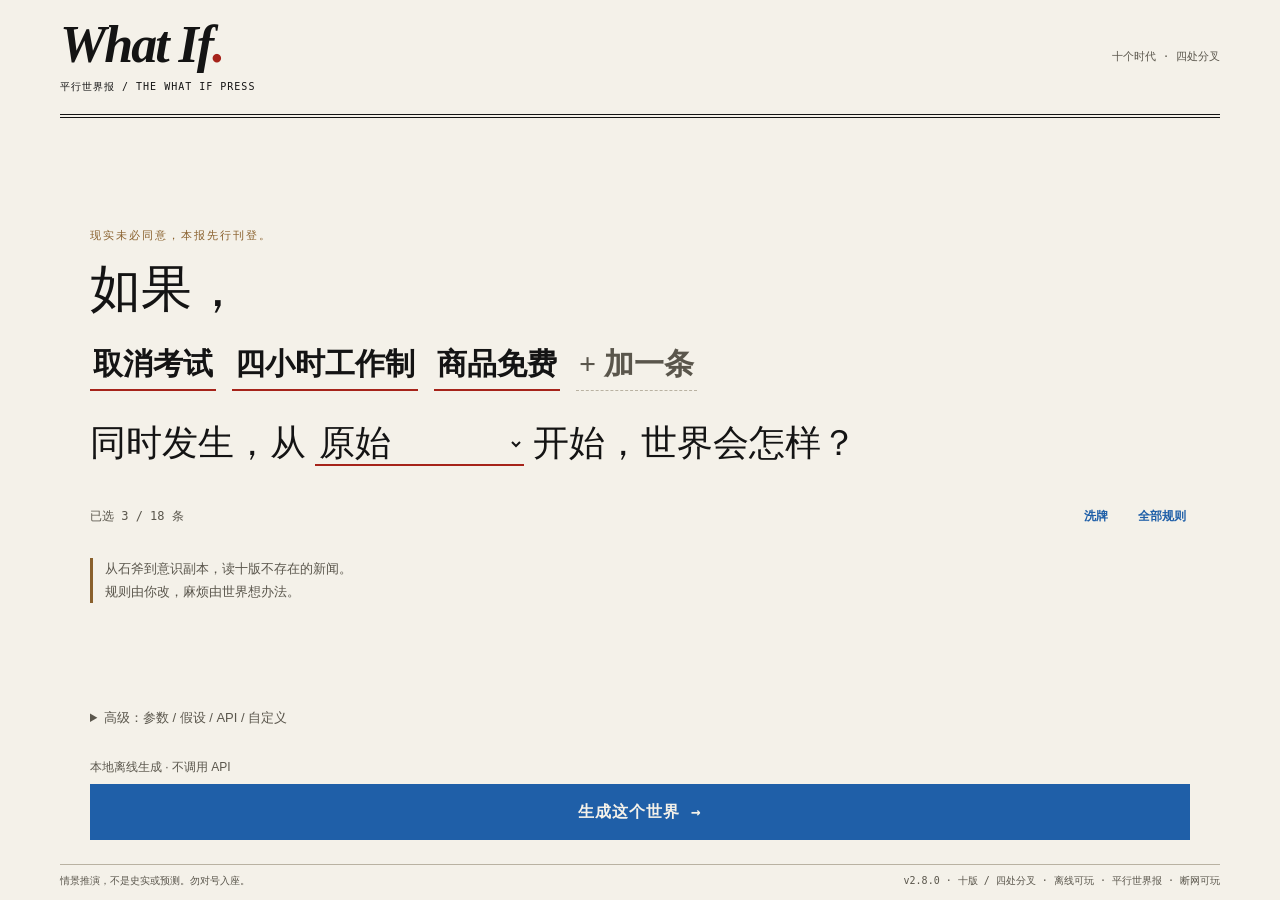
<file: index.html>
<!DOCTYPE html>
<html lang="zh-CN">
<head>
<meta charset="UTF-8">
<meta name="viewport" content="width=device-width, initial-scale=1, viewport-fit=cover">
<title>What If · 平行世界报</title>
<meta name="description" content="如果荒唐的规则认真执行，世界会怎样？3–18 条规则、十个时代、四处分叉，从石斧到意识副本，读一份不存在的世界日报。离线可玩，未来纯属畅想。">
<link rel="icon" href="data:,">
<link rel="stylesheet" href="styles.css?v=2.8.0">
<script defer src="world-rule/data.js?v=2.8.0"></script>
<script defer src="world-rule/engine.js?v=2.8.0"></script>
<script defer src="chapters.js?v=2.8.0"></script>
<script defer src="presets-a.js?v=2.8.0"></script>
<script defer src="presets-b.js?v=2.8.0"></script>
<script defer src="presets-c.js?v=2.8.0"></script>
<script defer src="presets.js?v=2.8.0"></script>
<script defer src="version.js?v=2.8.0"></script>
<script defer src="ai.js?v=2.8.0"></script>
<script defer src="setup.js?v=2.8.0"></script>
<script defer src="chapter.js?v=2.8.0"></script>
<script defer src="chapter-poster.js?v=2.8.0"></script>
<script defer src="app.js?v=2.8.0"></script>
</head>
<body>

<header class="masthead">
  <div class="brand"><h1>What If<span class="brand-stop">.</span></h1><p class="brand-caption mono">平行世界报 / THE WHAT IF PRESS</p></div>
  <p id="setupVersion" class="setup-ver mono" aria-live="polite"></p>
</header>

<main>

  <section id="setup" class="setup" aria-labelledby="setupTitle">
    <div class="setup-story">
      <p class="setup-kicker mono">现实未必同意，本报先行刊登。</p>
      <h2 id="setupTitle" class="page-title" tabindex="-1">如果，</h2>
      <div class="chip-line"><div id="ruleChips" class="rule-chips" role="group" aria-label="已选规则"></div><button id="addRule" class="rule-chip chip-add" type="button">+ 加一条</button></div>
      <p class="setup-question">同时发生，从 <select id="startEra" aria-label="开始时代"></select> <span>开始，世界会怎样？</span></p>
      <div class="selection-tools mono"><span id="selectedCount" aria-live="polite">已选 3/18 条</span><button id="shuffleRules" class="text-btn" type="button">洗牌</button><button id="allRules" class="text-btn" type="button">全部规则</button></div>
      <p class="setup-deck">从石斧到意识副本，读十版不存在的新闻。<br>规则由你改，麻烦由世界想办法。</p>
    </div>
    <details id="advanced" class="advanced">
      <summary>高级：参数 / 假设 / API / 自定义</summary>
      <div class="advanced-body">
        <div class="setup-block"><h3 class="block-head">四个参数</h3><div id="paramToggles" class="switch-list" role="group" aria-label="规则参数"></div></div>
        <div class="setup-block"><h3 class="block-head">世界假设</h3><div id="assumeToggles" class="switch-list" role="group" aria-label="世界假设"></div></div>
        <div id="mechanismBlock" class="setup-block">
          <h3 class="block-head">叠加机制 · 最多 3 个</h3>
          <h4 class="mechanism-title mono">三体机制</h4><div id="trisolaranChoices" class="mechanism-choices" role="group" aria-label="三体机制"></div>
          <h4 class="mechanism-title mono">影视机制</h4><div id="filmChoices" class="mechanism-choices" role="group" aria-label="影视机制"></div>
          <p id="mechanismNote" class="note" aria-live="polite"></p>
        </div>
        <div class="setup-block setup-tools"><button id="apiSettingsBtn" class="line-btn" type="button">API 设置</button><span id="apiPill" class="api-pill mono">未配置 API Key</span></div>
        <label class="api-check"><input id="customEnabled" type="checkbox"><span>加入自定义约束（与已选规则一起用 AI 推演）</span></label>
        <div id="customDesk" class="setup-block" hidden>
          <label class="api-label" for="customName">约束名称（≤20 字）</label><input id="customName" class="api-input" maxlength="20" placeholder="例：每件物品都有记忆">
          <label class="api-label" for="customDesc">描述（≤120 字）</label><textarea id="customDesc" class="api-input" maxlength="120" rows="2"></textarea>
          <div id="customParams" class="custom-params" role="group" aria-label="自定义参数"></div>
          <button id="regenBtn" class="text-btn" type="button" hidden>忽略缓存重新生成</button>
        </div>
      </div>
    </details>
    <div class="setup-bottom">
      <p id="genNote" class="note gen-note" aria-live="polite"></p>
      <p id="appError" class="error" role="alert" hidden></p>
      <button id="fallbackBtn" class="text-btn" type="button" hidden>关闭自定义，改用本地组合</button>
      <button id="generateBtn" class="generate" type="button">生成这个世界 →</button>
    </div>
  </section>

  <section id="chapter" class="chapter" aria-labelledby="chapterName" hidden>
    <div class="chapter-top">
      <div class="chapter-identity">
        <span class="chapter-brand" aria-label="What If 平行世界报">What If<span class="brand-stop">.</span></span>
        <span id="editionLabel" class="edition-label"></span>
        <span id="chapterRun" class="chapter-run mono"></span>
        <span id="chapterNo" class="chapter-no mono"></span>
      </div>
      <div class="chapter-context">
        <span id="chapterRule" class="chapter-rule"></span>
        <span id="chapterSource" class="chapter-source mono"></span>
      </div>
      <button id="editAssumptions" class="text-btn" type="button">修改规则</button>
      <div class="chapter-route"><span id="chapterPath" class="mono"></span><label class="run-picker mono">切换世界线 <select id="runSelect" aria-label="最近五条世界线"></select></label></div>
      <p id="chapterIntervention" class="chapter-intervention mono" hidden></p>
    </div>

    <div class="chapter-main">
      <div class="chapter-title">
        <div id="chapterBig" class="chapter-bignum" aria-hidden="true">01</div>
        <div class="chapter-headtext">
          <h2 id="chapterName" class="chapter-name" tabindex="-1"></h2>
          <p id="chapterSubtitle" class="chapter-subtitle"></p>
          <div class="chapter-caption">
            <p id="chapterBridge" class="chapter-bridge mono"></p>
            <p id="chapterSpan" class="chapter-span mono"></p>
            <p id="chapterCount" class="chapter-count mono"></p>
          </div>
          <p id="chapterRecap" class="chapter-recap" hidden></p>
        </div>
      </div>

      <div id="chapterBody" class="chapter-cards" data-count="0">
        <section id="worldSection" class="track-section track-world" data-track="world" aria-labelledby="worldTrackTitle">
          <div class="track-heading">
            <h3 id="worldTrackTitle" class="track-title">本版要闻</h3>
            <span class="track-caption mono">号外 / NEWS</span>
          </div>
          <div id="worldCards" class="track-cards"></div>
        </section>
        <section id="personalSection" class="track-section track-personal" data-track="personal" aria-labelledby="personalTrackTitle">
          <div class="track-heading">
            <h3 id="personalTrackTitle" class="track-title">生活短讯</h3>
            <span class="track-caption mono">街巷 / LOCAL</span>
          </div>
          <div id="personalCards" class="track-cards"></div>
        </section>
        <article id="editionEmpty" class="edition-empty" hidden aria-labelledby="emptyTitle"><p class="empty-kicker mono">本版社评 / THE WORLD GOES ON</p><h3 id="emptyTitle">年历翻篇，世界照常。</h3><p id="emptySummary" class="empty-summary"></p><span id="emptyNote" class="empty-note"></span></article>
      </div>
    </div>

    <div class="chapter-bottom">
      <div id="editionArchive" class="edition-archive" hidden><span id="archiveNote" class="mono"></span><button id="archiveBtn" class="text-btn" type="button" aria-haspopup="dialog" aria-controls="evOverlay">查看本版存档</button></div>
      <section id="branchPoint" class="branch-point" aria-labelledby="branchTitle" hidden><h3 id="branchTitle"></h3><div id="branchOptions" class="branch-options"></div><p id="branchNote">选择后生成新世界线，当前线保留。</p></section>
    <nav class="chapter-nav" aria-label="章节导航">
      <button id="prevChapter" class="nav-btn" type="button">← 上一版</button>
      <div id="chapterDots" class="chapter-dots" role="group" aria-label="十时代章节圆点"></div>
      <button id="nextChapter" class="nav-btn" type="button">下一版 →</button>
      <button id="posterBtn" class="nav-btn poster-btn" type="button">生成海报</button>
    </nav>
    </div>
  </section>

</main>

<div class="rift" aria-hidden="true"></div>
<div id="toast" class="toast mono" role="status" aria-live="polite" hidden></div>
<dialog id="ruleDialog" class="command-dialog" aria-labelledby="ruleDialogTitle">
  <div class="command-head"><h2 id="ruleDialogTitle">全部规则</h2><button id="closeRules" class="text-btn" type="button" aria-label="关闭规则面板">关闭</button></div>
  <label class="sr-only" for="ruleSearch">搜索规则、分组或关键词</label><input id="ruleSearch" class="api-input" type="search" placeholder="搜索规则、分组或关键词" autocomplete="off">
  <div id="chipEditor" hidden><span id="chipEditorLabel"></span><button id="removeRule" class="text-btn" type="button">删除此条</button></div>
  <div id="ruleList" class="command-list"></div>
  <div class="command-foot mono"><span id="ruleSelectionCount" aria-live="polite"></span><button id="clearRules" class="text-btn" type="button">清空</button><button id="selectAllRules" class="text-btn" type="button">全选</button><button id="doneRules" class="line-btn" type="button">完成</button></div>
</dialog>
<dialog id="chaosDialog" class="chaos-dialog" aria-labelledby="chaosTitle"><h2 id="chaosTitle">混沌模式</h2><p>同时启用全部 18 条规则。矛盾不会消失，详情会说明谁压住谁。</p><div class="command-foot"><button id="cancelChaos" class="text-btn" type="button">取消</button><button id="confirmChaos" class="line-btn" type="button">确认全选 18 条</button></div></dialog>

<div id="evOverlay" class="overlay" hidden>
  <div class="overlay-backdrop" data-close="1"></div>
  <div class="overlay-panel" role="dialog" aria-modal="true" aria-labelledby="ovTitle">
    <button id="ovClose" class="ov-close" type="button" aria-label="关闭">×</button>
    <p id="ovMeta" class="ov-meta mono"></p>
    <h3 id="ovTitle" class="ov-title"></h3>
    <p id="ovFiction" class="ov-fiction mono" hidden>代号人物 · 虚构改写，勿对号入座</p>
    <p id="ovDetail" class="ov-detail"></p>
    <div id="ovArchive" class="ov-archive" hidden></div>
    <div id="ovWhyBlock" class="ov-why">
      <span class="ov-label mono">为什么</span>
      <p id="ovWhy"></p>
    </div>
    <div id="ovChainBlock" class="ov-chain">
      <span class="ov-label mono">连锁反应</span>
      <p id="ovChain"></p>
    </div>
  </div>
</div>

<div id="posterOverlay" class="overlay" hidden>
  <div class="overlay-backdrop" data-close="1"></div>
  <div class="overlay-panel poster-panel" role="dialog" aria-modal="true" aria-labelledby="posterTitle" tabindex="-1">
    <button id="posterClose" class="ov-close" type="button" aria-label="关闭海报">×</button>
    <h3 id="posterTitle" class="ov-title">这条世界线，留一份号外</h3>
    <div id="posterPreview" class="poster-preview" aria-label="世界线海报预览"></div>
    <button id="posterDownload" class="line-btn" type="button">下载 PNG</button>
    <p id="posterMsg" class="note" role="status" aria-live="polite"></p>
  </div>
</div>

<div id="apiOverlay" class="overlay" hidden>
  <div class="overlay-backdrop" data-close="1"></div>
  <div class="overlay-panel api-panel" role="dialog" aria-modal="true" aria-labelledby="apiTitle">
    <button id="apiClose" class="ov-close" type="button" aria-label="关闭">×</button>
    <h3 id="apiTitle" class="ov-title">API 设置</h3>
    <p class="note api-honest">Key 只存在你自己的浏览器里，不上传我们的服务器；但浏览器端调用仍有泄露风险，建议用临时 Key，演示完吊销。</p>

    <div class="api-field">
      <label class="api-label mono" for="apiProvider">服务商</label>
      <select id="apiProvider" class="api-input">
        <option value="openai-compatible">OpenAI 兼容（默认）</option>
        <option value="custom">自定义（OpenAI 协议）</option>
      </select>
    </div>
    <div class="api-field">
      <label class="api-label mono" for="apiBaseUrl">Base URL</label>
      <input id="apiBaseUrl" class="api-input" type="text" spellcheck="false" placeholder="https://api.deepseek.com/v1">
    </div>
    <div class="api-field">
      <label class="api-label mono" for="apiKey">API Key</label>
      <div class="api-keyrow">
        <input id="apiKey" class="api-input" type="password" autocomplete="off" spellcheck="false" placeholder="sk-…">
        <button id="apiKeyToggle" class="mini-btn mono" type="button">显示</button>
        <button id="apiKeyClear" class="mini-btn mono" type="button">清除</button>
      </div>
    </div>
    <div class="api-field">
      <label class="api-label mono" for="apiModel">模型</label>
      <div class="api-keyrow">
        <select id="apiModel" class="api-input"></select>
        <input id="apiModelManual" class="api-input" type="text" spellcheck="false" hidden>
        <button id="apiRefreshModels" class="mini-btn mono" type="button">刷新模型列表</button>
      </div>
      <p id="apiModelNote" class="note"></p>
    </div>
    <div class="api-field">
      <label class="api-label mono" for="apiTemp">温度 <span id="apiTempVal" class="mono">0.8</span></label>
      <input id="apiTemp" class="api-range" type="range" min="0" max="1.5" step="0.1" value="0.8">
    </div>
    <label class="api-check">
      <input id="apiRemember" type="checkbox">
      <span>仅本次会话（关浏览器即忘，不写 localStorage）</span>
    </label>

    <div class="api-actions">
      <button id="apiTest" class="mini-btn mono" type="button">测试连接</button>
      <button id="apiSave" class="line-btn" type="button">保存到本机</button>
    </div>
    <p id="apiTestMsg" class="api-testmsg mono" aria-live="polite"></p>
    <p class="note">Key 只保存在浏览器；公共电脑勿用；泄露请吊销。</p>
  </div>
</div>

<footer>
  <p id="disclaimer" class="disclaimer"></p>
  <p class="colophon mono"><span id="metaVersion"></span> · 平行世界报 · 断网可玩</p>
</footer>

<noscript><p class="error">本页需要 JavaScript 才能推演世界。请启用后刷新。</p></noscript>

</body>
</html>
</file>
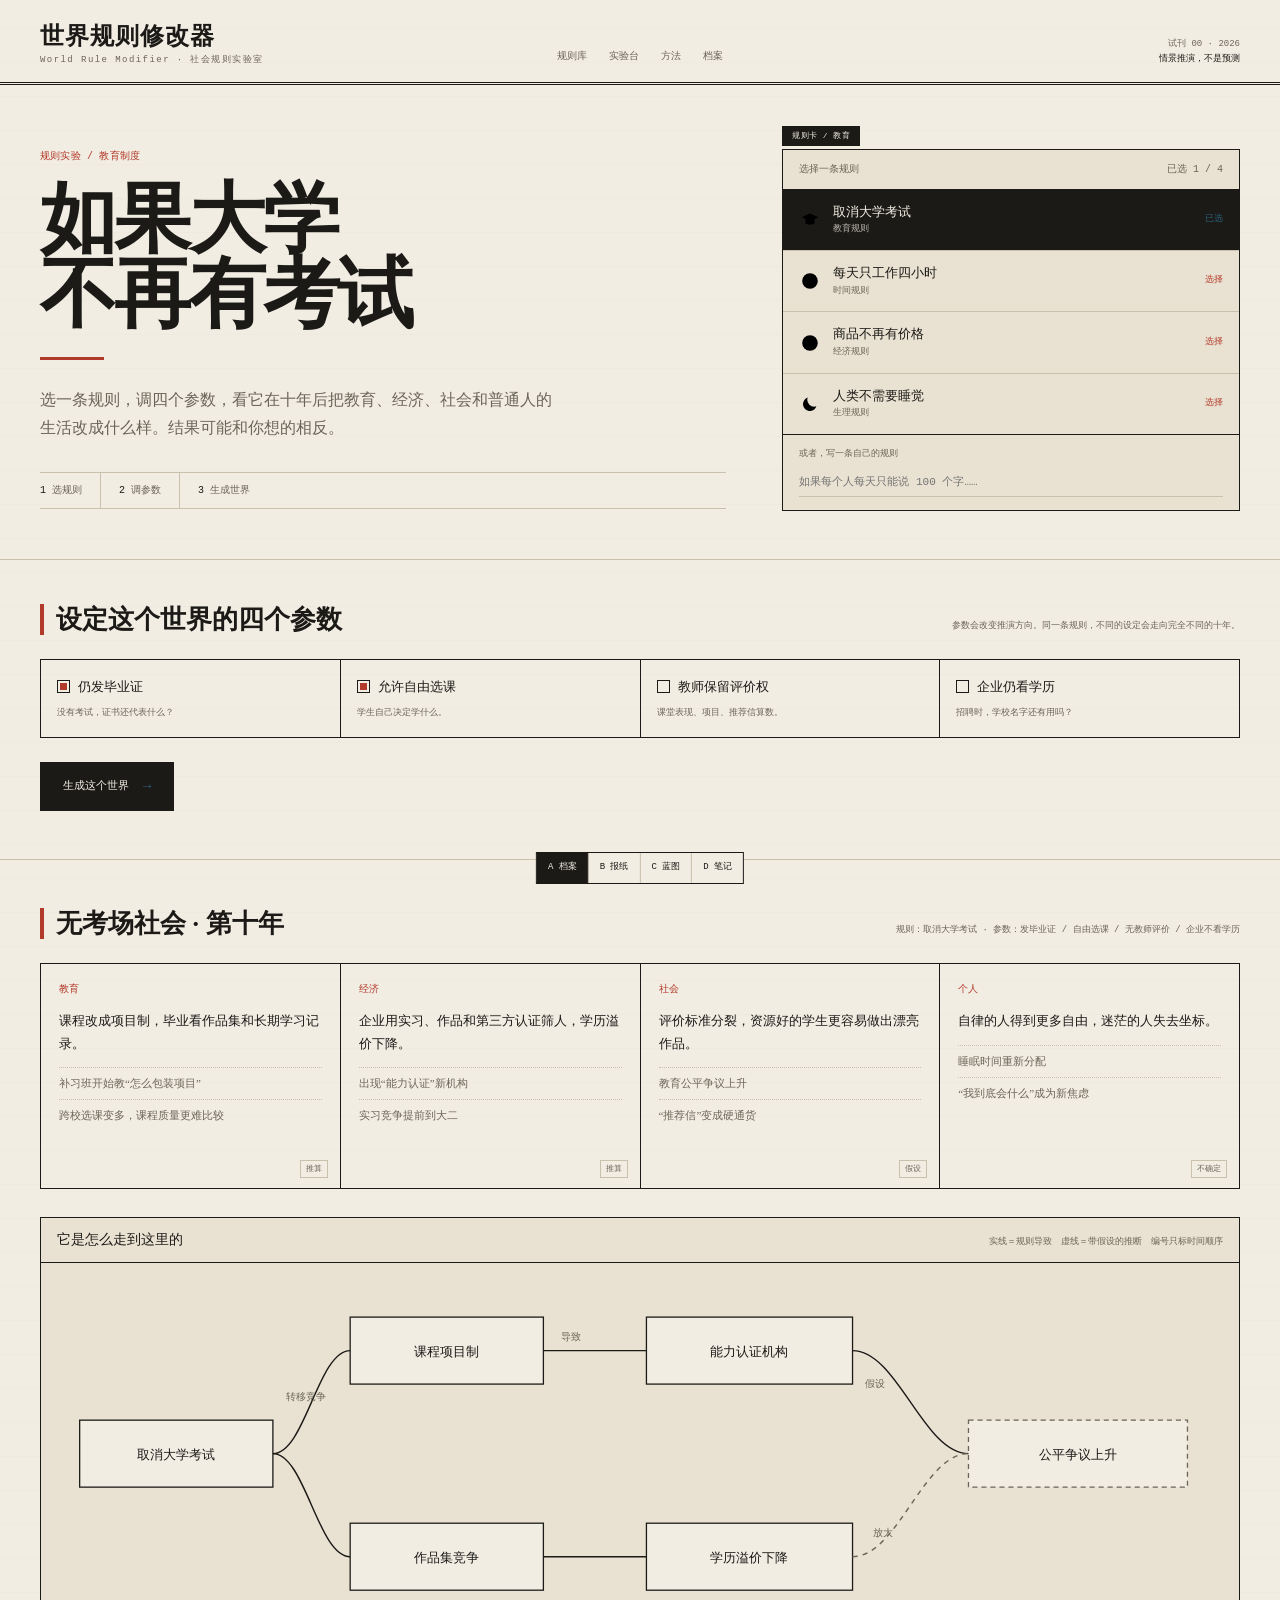
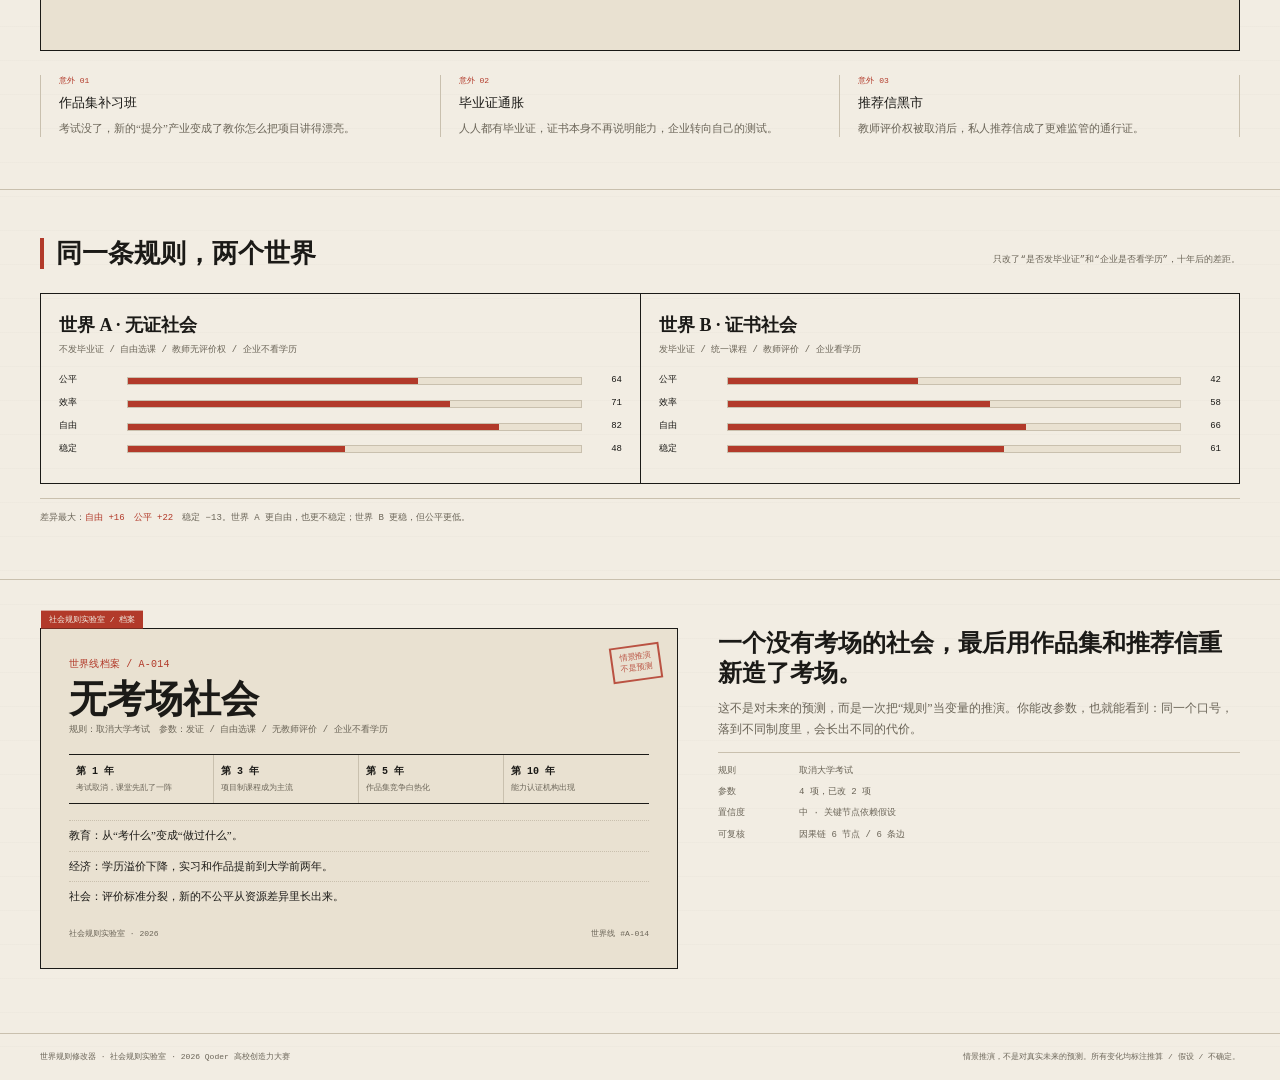
<file: ui-mockups/index.html>
<!doctype html>
<html lang="zh-CN">
<head>
<meta charset="utf-8">
<meta name="viewport" content="width=device-width, initial-scale=1">
<title>世界规则修改器 · UI 方案</title>
<style>
/* ============ shared system: print / research institute ============ */
*{box-sizing:border-box}
html,body{margin:0;padding:0}
body{
  background:var(--paper);color:var(--ink);
  font-family:var(--serif);font-size:15px;line-height:1.55;
  -webkit-font-smoothing:antialiased;text-rendering:optimizeLegibility;
}
a{color:inherit;text-decoration:none}
ul,ol{margin:0;padding:0;list-style:none}
h1,h2,h3,h4,p{margin:0}
button,input{font:inherit;color:inherit}
::selection{background:var(--accent);color:var(--paper)}

body[data-scheme="a"]{
  --paper:#F2EDE3;--paper2:#E9E1D1;--ink:#1B1A17;--muted:#6B6558;--rule:#C9C0AE;
  --accent:#B23A2A;--accent2:#2B5F7A;
  --serif:"Source Han Serif SC","Noto Serif CJK SC","Songti SC",SimSun,serif;
  --mono:"IBM Plex Mono","JetBrains Mono",Consolas,monospace;
  --sans:"Source Han Sans SC","Microsoft YaHei",sans-serif;
  --note:"Kaiti SC",KaiTi,STKaiti,serif;
  background-image:repeating-linear-gradient(0deg,transparent,transparent 33px,rgba(27,26,23,.035) 34px);
}
body[data-scheme="b"]{
  --paper:#F4F1E9;--paper2:#ECE6D8;--ink:#141414;--muted:#5A564C;--rule:#B9B2A2;
  --accent:#A6231A;--accent2:#1F3A5F;
  --serif:"Source Han Serif SC","Noto Serif CJK SC","Songti SC",SimSun,serif;
  --mono:"IBM Plex Mono","JetBrains Mono",Consolas,monospace;
  --sans:"Source Han Sans SC","Microsoft YaHei",sans-serif;
  --note:"Kaiti SC",KaiTi,STKaiti,serif;
  background-image:repeating-linear-gradient(0deg,transparent,transparent 29px,rgba(20,20,20,.03) 30px);
}
body[data-scheme="c"]{
  --paper:#0E2A3C;--paper2:#123449;--ink:#E6F1F5;--muted:#B8CFDA;--rule:#2E566B;
  --accent:#E0A33A;--accent2:#7FB6D0;
  --serif:"Source Han Serif SC","Noto Serif CJK SC","Songti SC",SimSun,serif;
  --mono:"IBM Plex Mono","JetBrains Mono",Consolas,monospace;
  --sans:"Source Han Sans SC","Microsoft YaHei",sans-serif;
  --note:"Kaiti SC",KaiTi,STKaiti,serif;
  background-image:
    linear-gradient(rgba(127,182,208,.07) 1px,transparent 1px),
    linear-gradient(90deg,rgba(127,182,208,.07) 1px,transparent 1px);
  background-size:24px 24px;
}
body[data-scheme="d"]{
  --paper:#EFE9D8;--paper2:#E6DFC9;--ink:#23241D;--muted:#6E6A57;--rule:#C9C0A6;
  --accent:#5A6B3B;--accent2:#8A5A3B;
  --serif:"Source Han Serif SC","Noto Serif CJK SC","Songti SC",SimSun,serif;
  --mono:"IBM Plex Mono","JetBrains Mono",Consolas,monospace;
  --sans:"Source Han Sans SC","Microsoft YaHei",sans-serif;
  --note:"Kaiti SC",KaiTi,STKaiti,serif;
  background-image:repeating-linear-gradient(0deg,transparent,transparent 31px,rgba(35,36,29,.09) 32px);
}

/* ============ masthead ============ */
.masthead{
  display:grid;grid-template-columns:1fr auto 1fr;gap:24px;align-items:end;
  padding:22px 40px 14px;border-bottom:1px solid var(--rule);
  position:relative;
}
.brand h1{font-size:24px;font-weight:600;letter-spacing:.02em;line-height:1.2}
.brand .latin{font-family:var(--mono);font-size:9px;letter-spacing:.16em;color:var(--muted);margin-top:3px}
.masthead nav{display:flex;gap:22px;font-family:var(--mono);font-size:10px;color:var(--muted);padding-bottom:3px}
.masthead nav a:hover{color:var(--accent)}
.issue{text-align:right;font-family:var(--mono);font-size:9px;color:var(--muted);line-height:1.7}
.issue b{font-weight:500;color:var(--ink)}

/* ============ hero ============ */
.hero{display:grid;grid-template-columns:1.35fr .9fr;gap:56px;align-items:start;padding:64px 40px 48px;border-bottom:1px solid var(--rule)}
.kicker{font-family:var(--mono);font-size:10px;color:var(--accent);letter-spacing:.02em;margin-bottom:18px}
.hero h2{font-size:clamp(56px,6vw,92px);line-height:.98;font-weight:600;letter-spacing:-.035em;margin-bottom:26px}
.dek{max-width:520px;font-size:16px;line-height:1.75;color:var(--muted);margin-bottom:30px}
.steps{display:flex;border-top:1px solid var(--rule);border-bottom:1px solid var(--rule);font-family:var(--mono);font-size:10px;color:var(--muted)}
.steps span{padding:10px 18px;border-right:1px solid var(--rule)}
.steps span:first-child{padding-left:0}
.steps span:last-child{border-right:0}
.steps b{color:var(--ink);font-weight:500}

/* rule panel */
.rule-panel{border:1px solid var(--ink);background:var(--paper2)}
.panel-head{display:flex;justify-content:space-between;align-items:center;padding:12px 16px;border-bottom:1px solid var(--ink);font-family:var(--mono);font-size:10px}
.panel-head span{color:var(--muted)}
.rule-list li{display:flex;align-items:center;gap:12px;padding:13px 16px;border-bottom:1px solid var(--rule);cursor:pointer;transition:background .15s}
.rule-list li:last-child{border-bottom:0}
.rule-list li.active{background:var(--ink);color:var(--paper)}
.rule-list li.active small{color:var(--paper);opacity:.75}
.rule-list .icon{width:22px;height:22px;flex:0 0 22px}
.rule-list b{display:block;font-size:13px;font-weight:500;line-height:1.4}
.rule-list small{display:block;font-family:var(--mono);font-size:9px;color:var(--muted);margin-top:2px}
.rule-list .tick{margin-left:auto;font-family:var(--mono);font-size:9px;color:var(--accent)}
.rule-list li.active .tick{color:var(--accent2)}
.custom{display:block;padding:13px 16px;font-family:var(--mono);font-size:9px;color:var(--muted);border-top:1px solid var(--ink)}
.custom input{display:block;width:100%;margin-top:7px;border:0;border-bottom:1px solid var(--rule);background:transparent;font-family:var(--mono);font-size:11px;padding:5px 0;outline:none}
.custom input:focus{border-bottom-color:var(--accent)}

/* ============ params ============ */
.params{padding:44px 40px 48px;border-bottom:1px solid var(--rule)}
.section-head{display:flex;justify-content:space-between;align-items:baseline;gap:32px;margin-bottom:24px}
.section-head h3{font-size:26px;font-weight:600;line-height:1.2}
.section-head p{max-width:430px;font-family:var(--mono);font-size:9px;line-height:1.7;color:var(--muted);text-align:right}
.param-grid{display:grid;grid-template-columns:repeat(4,1fr);border-top:1px solid var(--ink);border-left:1px solid var(--ink)}
.param{position:relative;display:block;padding:15px 16px 16px;border-right:1px solid var(--ink);border-bottom:1px solid var(--ink);cursor:pointer}
.param input{position:absolute;opacity:0;pointer-events:none}
.param .box{display:inline-block;position:relative;width:13px;height:13px;border:1px solid var(--ink);margin-right:8px;vertical-align:-2px}
.param input:checked + .box::after{content:"";position:absolute;inset:2px;background:var(--accent)}
.param b{font-size:13px;font-weight:500}
.param small{display:block;margin-top:8px;font-family:var(--mono);font-size:9px;line-height:1.6;color:var(--muted)}
.generate{display:inline-flex;align-items:center;gap:14px;margin-top:24px;padding:13px 22px;border:1px solid var(--ink);background:var(--ink);color:var(--paper);font-family:var(--mono);font-size:11px;cursor:pointer}
.generate span{color:var(--accent2);font-size:14px}
.generate:hover{background:var(--accent);border-color:var(--accent);color:var(--paper)}

/* ============ world ============ */
.world{padding:48px 40px 52px;border-bottom:1px solid var(--rule)}
.world-grid{display:grid;grid-template-columns:repeat(4,1fr);border-top:1px solid var(--ink);border-left:1px solid var(--ink)}
.dim{position:relative;min-height:225px;padding:18px 18px 40px;border-right:1px solid var(--ink);border-bottom:1px solid var(--ink)}
.dim h4{font-family:var(--mono);font-size:10px;font-weight:500;color:var(--accent);margin-bottom:12px}
.dim p{font-size:13px;line-height:1.75;margin-bottom:12px}
.dim ul li{border-top:1px dotted var(--rule);padding:7px 0;font-size:11px;line-height:1.55;color:var(--muted)}
.dim .tag{position:absolute;right:12px;bottom:10px;border:1px solid var(--rule);padding:2px 5px;font-family:var(--mono);font-size:8px;color:var(--muted)}
.causal-wrap{margin-top:28px;border:1px solid var(--ink);background:var(--paper2)}
.causal-head{display:flex;justify-content:space-between;align-items:baseline;gap:20px;padding:11px 16px;border-bottom:1px solid var(--ink)}
.causal-head h4{font-size:14px;font-weight:500}
.causal-head p{font-family:var(--mono);font-size:9px;color:var(--muted)}
.causal{display:block;width:100%;height:auto}
.causal .node rect{fill:var(--paper);stroke:var(--ink);stroke-width:1}
.causal .node text{fill:var(--ink);font-family:var(--mono);font-size:10px}
.causal .node.assume rect{stroke-dasharray:4 3;stroke:var(--muted)}
.causal .edge{fill:none;stroke:var(--ink);stroke-width:1.1}
.causal .edge.assume{stroke:var(--muted);stroke-dasharray:4 4}
.causal .edge.strong{stroke-width:2}
.causal .elabel{fill:var(--muted);font-family:var(--mono);font-size:8px}
.causal-list{display:none}
.unexpected{display:grid;grid-template-columns:repeat(3,1fr);margin-top:24px;border-left:1px solid var(--rule)}
.unexpected > div{padding:0 18px;border-right:1px solid var(--rule)}
.unexpected .k{display:block;margin-bottom:6px;font-family:var(--mono);font-size:8px;color:var(--accent)}
.unexpected h4{font-size:13px;font-weight:500;margin-bottom:6px}
.unexpected p{font-size:11px;line-height:1.65;color:var(--muted)}

/* ============ compare ============ */
.compare{padding:48px 40px 52px;border-bottom:1px solid var(--rule)}
.compare-grid{display:grid;grid-template-columns:1fr 1fr;border:1px solid var(--ink)}
.world-col{padding:18px}
.world-col + .world-col{border-left:1px solid var(--ink)}
.world-col h4{font-size:18px;font-weight:600;margin-bottom:3px}
.world-col .meta{font-family:var(--mono);font-size:9px;line-height:1.6;color:var(--muted);margin-bottom:16px}
.metric{display:grid;grid-template-columns:58px 1fr 30px;gap:10px;align-items:center;margin:9px 0;font-family:var(--mono);font-size:9px}
.metric .bar{position:relative;height:8px;border:1px solid var(--rule);background:var(--paper2)}
.metric .bar i{display:block;height:100%;background:var(--accent);width:var(--v)}
.metric strong{text-align:right;font-weight:500}
.diff{margin-top:14px;padding-top:11px;border-top:1px solid var(--rule);font-family:var(--mono);font-size:9px;line-height:1.8;color:var(--muted)}
.diff b{color:var(--accent);font-weight:500}

/* ============ report ============ */
.report{display:grid;grid-template-columns:1.1fr .9fr;gap:40px;align-items:start;padding:48px 40px 64px}
.report-card{position:relative;max-width:640px;border:1px solid var(--ink);background:var(--paper2);padding:28px}
.report-card .stamp{position:absolute;right:16px;top:16px;transform:rotate(-8deg);border:2px solid var(--accent);color:var(--accent);padding:5px 7px;font-family:var(--mono);font-size:8px;line-height:1.35;text-align:center;opacity:.85}
.report-card .kicker{margin-bottom:8px}
.report-card h3{font-size:38px;line-height:1.05;font-weight:600;margin-bottom:4px}
.report-card .rule{font-family:var(--mono);font-size:9px;color:var(--muted);margin-bottom:16px}
.timeline{display:grid;grid-template-columns:repeat(4,1fr);border-top:1px solid var(--ink);border-bottom:1px solid var(--ink);margin:16px 0}
.timeline div{padding:9px 7px;border-right:1px solid var(--rule);font-family:var(--mono);font-size:8px;line-height:1.5;color:var(--muted)}
.timeline div:last-child{border-right:0}
.timeline b{display:block;margin-bottom:3px;font-size:10px;color:var(--ink)}
.report-card ul li{border-top:1px dotted var(--rule);padding:6px 0;font-size:11px;line-height:1.6}
.report-card .foot{display:flex;justify-content:space-between;gap:12px;margin-top:16px;font-family:var(--mono);font-size:8px;color:var(--muted)}
.report-side h3{font-size:24px;font-weight:600;line-height:1.25;margin-bottom:10px}
.report-side p{font-size:12px;line-height:1.75;color:var(--muted);margin-bottom:12px}
.kv{display:grid;grid-template-columns:74px 1fr;gap:7px;padding-top:11px;border-top:1px solid var(--rule);font-family:var(--mono);font-size:9px;line-height:1.6}
.kv span{color:var(--muted)}
.site-foot{display:flex;justify-content:space-between;gap:20px;padding:16px 40px;border-top:1px solid var(--rule);font-family:var(--mono);font-size:8px;line-height:1.7;color:var(--muted)}

/* ============ switcher ============ */
.switcher{position:fixed;left:50%;bottom:16px;transform:translateX(-50%);z-index:50;display:flex;border:1px solid var(--ink);background:var(--paper)}
.switcher button{border:0;border-right:1px solid var(--rule);background:transparent;padding:8px 11px;font-family:var(--mono);font-size:9px;cursor:pointer}
.switcher button:last-child{border-right:0}
.switcher button[aria-pressed="true"]{background:var(--ink);color:var(--paper)}

/* ============ scheme A: dossier ============ */
body[data-scheme="a"] .masthead{border-bottom:3px double var(--ink)}
body[data-scheme="a"] .brand h1{letter-spacing:.04em}
body[data-scheme="a"] .rule-panel{position:relative;border-width:1px;background:var(--paper2)}
body[data-scheme="a"] .rule-panel::before{content:"规则卡 / 教育";position:absolute;left:-1px;top:-24px;padding:4px 10px;background:var(--ink);color:var(--paper);font-family:var(--mono);font-size:8px;letter-spacing:.05em}
body[data-scheme="a"] .hero h2::after{content:"";display:block;width:64px;height:3px;background:var(--accent);margin-top:24px}
body[data-scheme="a"] .section-head h3{border-left:4px solid var(--accent);padding-left:12px}
body[data-scheme="a"] .report-card::before{content:"社会规则实验室 / 档案";position:absolute;left:0;top:0;transform:translateY(-100%);padding:3px 8px;background:var(--accent);color:var(--paper);font-family:var(--mono);font-size:8px}

/* ============ scheme B: broadsheet ============ */
body[data-scheme="b"] .masthead{grid-template-columns:1fr;justify-items:center;gap:8px;padding:24px 40px 12px;border-bottom:4px double var(--ink)}
body[data-scheme="b"] .brand{text-align:center}
body[data-scheme="b"] .brand h1{font-size:40px;letter-spacing:.08em}
body[data-scheme="b"] .brand .latin{font-size:8px;letter-spacing:.3em}
body[data-scheme="b"] .masthead nav{order:3;border-top:1px solid var(--ink);width:100%;justify-content:center;padding:8px 0 0;font-size:9px}
body[data-scheme="b"] .issue{position:absolute;right:40px;top:24px;text-align:right;font-size:8px}
body[data-scheme="b"] .hero{grid-template-columns:1.1fr .9fr .95fr;gap:0;padding:44px 40px 40px}
body[data-scheme="b"] .hero-copy{grid-column:span 2;padding-right:36px;border-right:1px solid var(--ink)}
body[data-scheme="b"] .hero h2{font-size:clamp(60px,7.4vw,108px);letter-spacing:-.05em;line-height:.92}
body[data-scheme="b"] .dek{columns:2;column-gap:28px;max-width:none;font-size:12px;line-height:1.9}
body[data-scheme="b"] .steps{margin-top:24px;border-top:3px solid var(--ink);border-bottom:0;font-size:9px}
body[data-scheme="b"] .rule-panel{border:0;border-left:1px solid var(--ink);background:transparent;padding-left:26px}
body[data-scheme="b"] .rule-list li{padding:11px 0;border-bottom:1px solid var(--rule)}
body[data-scheme="b"] .rule-list li.active{background:transparent;color:var(--ink);border-bottom:2px solid var(--accent)}
body[data-scheme="b"] .rule-list li.active .tick{color:var(--accent)}
body[data-scheme="b"] .rule-list li.active small{color:var(--muted);opacity:1}
body[data-scheme="b"] .rule-list .tick{color:var(--muted)}
body[data-scheme="b"] .custom{border-top:1px solid var(--ink)}
body[data-scheme="b"] .world-grid{grid-template-columns:1fr 1fr;border-top:3px solid var(--ink)}
body[data-scheme="b"] .dim h4{color:var(--accent);font-size:9px}
body[data-scheme="b"] .section-head h3{font-size:30px;letter-spacing:-.01em}
body[data-scheme="b"] .compare-grid{border-top:3px solid var(--ink);border-bottom:3px solid var(--ink)}
body[data-scheme="b"] .report-card{background:transparent;border:0;border-top:3px solid var(--ink);border-bottom:1px solid var(--ink);padding:22px 0 18px}
body[data-scheme="b"] .report-card .stamp{border-color:var(--accent)}

/* ============ scheme C: blueprint ============ */
body[data-scheme="c"] .masthead{border-bottom:2px solid var(--accent2)}
body[data-scheme="c"] .brand h1{font-family:var(--mono);font-size:20px;letter-spacing:.06em}
body[data-scheme="c"] .brand .latin{color:var(--accent2)}
body[data-scheme="c"] .hero h2{font-family:var(--mono);font-size:clamp(44px,4.8vw,70px);font-weight:500;letter-spacing:-.04em;line-height:1.02}
body[data-scheme="c"] .kicker{color:var(--accent)}
body[data-scheme="c"] .dek{color:var(--muted);font-family:var(--sans);font-size:13px}
body[data-scheme="c"] .rule-panel{background:rgba(18,52,73,.72);border-color:var(--accent2)}
body[data-scheme="c"] .panel-head{border-bottom-color:var(--accent2)}
body[data-scheme="c"] .rule-list li.active{background:var(--accent2);color:var(--paper)}
body[data-scheme="c"] .rule-list li.active small{color:var(--paper)}
body[data-scheme="c"] .param-grid{border-color:var(--accent2)}
body[data-scheme="c"] .param{border-right-color:var(--accent2);border-bottom-color:var(--accent2)}
body[data-scheme="c"] .param .box{border-color:var(--accent2)}
body[data-scheme="c"] .generate{background:var(--accent);border-color:var(--accent);color:var(--paper)}
body[data-scheme="c"] .generate span{color:var(--paper)}
body[data-scheme="c"] .world-grid{border-color:var(--accent2)}
body[data-scheme="c"] .dim{border-right-color:var(--accent2);border-bottom-color:var(--accent2)}
body[data-scheme="c"] .dim h4{color:var(--accent)}
body[data-scheme="c"] .causal-wrap{border-color:var(--accent2);background:rgba(18,52,73,.6)}
body[data-scheme="c"] .causal-head{border-bottom-color:var(--accent2)}
body[data-scheme="c"] .causal .node rect{fill:var(--paper);stroke:var(--accent2)}
body[data-scheme="c"] .causal .edge{stroke:var(--accent2)}
body[data-scheme="c"] .causal .edge.assume{stroke:var(--muted)}
body[data-scheme="c"] .causal .edge.strong{stroke:var(--accent)}
body[data-scheme="c"] .compare-grid{border-color:var(--accent2)}
body[data-scheme="c"] .world-col + .world-col{border-left-color:var(--accent2)}
body[data-scheme="c"] .report-card{background:rgba(18,52,73,.72);border-color:var(--accent2)}
body[data-scheme="c"] .section-head h3{border-bottom:1px solid var(--accent2);padding-bottom:8px}

/* ============ scheme D: field notes ============ */
body[data-scheme="d"] .masthead{border-bottom:1px dashed var(--ink)}
body[data-scheme="d"] .brand h1{font-family:var(--note);font-size:28px;letter-spacing:.02em}
body[data-scheme="d"] .hero h2{font-family:var(--note);font-size:clamp(58px,6.4vw,94px);font-weight:400;letter-spacing:0;line-height:1.06}
body[data-scheme="d"] .kicker{color:var(--accent2)}
body[data-scheme="d"] .rule-panel{position:relative;border:1px solid var(--ink);background:var(--paper2);box-shadow:4px 4px 0 rgba(35,36,29,.12)}
body[data-scheme="d"] .rule-panel::before,body[data-scheme="d"] .rule-panel::after{content:"";position:absolute;width:44px;height:14px;background:rgba(138,90,59,.28);top:-8px}
body[data-scheme="d"] .rule-panel::before{left:14px;transform:rotate(-2deg)}
body[data-scheme="d"] .rule-panel::after{right:14px;transform:rotate(1.5deg)}
body[data-scheme="d"] .section-head h3{font-family:var(--note);font-size:30px;font-weight:400}
body[data-scheme="d"] .dim{background:rgba(247,241,223,.45)}
body[data-scheme="d"] .dim h4{font-family:var(--note);font-size:13px;color:var(--accent);font-weight:400}
body[data-scheme="d"] .report-card{background:#F7F1DF;box-shadow:5px 5px 0 rgba(35,36,29,.1)}
body[data-scheme="d"] .stamp{border-color:var(--accent2);color:var(--accent2)}
body[data-scheme="d"] .generate{background:var(--accent);border-color:var(--accent)}

/* ============ responsive ============ */
@media (max-width:1000px){
  .masthead{grid-template-columns:1fr;align-items:start;gap:10px}
  .masthead nav{order:3}
  .issue{position:static;text-align:left}
  body[data-scheme="b"] .issue{position:static;text-align:center}
  .hero{grid-template-columns:1fr;gap:34px;padding:40px 22px 34px}
  body[data-scheme="b"] .hero{grid-template-columns:1fr}
  body[data-scheme="b"] .hero-copy{grid-column:auto;border-right:0;padding-right:0}
  body[data-scheme="b"] .dek{columns:1}
  .params,.world,.compare,.report{padding-left:22px;padding-right:22px}
  .param-grid{grid-template-columns:1fr 1fr}
  .world-grid{grid-template-columns:1fr 1fr}
  body[data-scheme="b"] .world-grid{grid-template-columns:1fr}
  .unexpected{grid-template-columns:1fr}
  .unexpected > div{padding:12px 0;border-right:0;border-bottom:1px solid var(--rule)}
  .compare-grid{grid-template-columns:1fr}
  .world-col + .world-col{border-left:0;border-top:1px solid var(--ink)}
  .report{grid-template-columns:1fr}
  .report-card{max-width:none}
  .section-head{flex-direction:column;gap:8px}
  .section-head p{text-align:left}
  .masthead{padding:18px 22px 12px}
  .brand h1{font-size:22px}
  body[data-scheme="b"] .brand h1{font-size:30px}
  .site-foot{padding:14px 22px;flex-direction:column;gap:6px}
  .causal{display:none}
  .causal-list{display:block;padding:8px 16px 14px}
  .causal-list li{display:grid;grid-template-columns:1fr auto 1.25fr;gap:8px;align-items:baseline;padding:9px 0;border-top:1px dotted var(--rule);font-size:11px}
  .causal-list b{font-weight:500}
  .causal-list em{font-style:normal;color:var(--muted);line-height:1.5}
  .causal-list .arr{color:var(--accent);font-family:var(--mono)}
  body[data-scheme="b"] .dim{min-height:0}
}
@media (max-width:620px){
  .timeline{grid-template-columns:1fr 1fr}
  .report-card h3{font-size:30px}
  .hero h2{font-size:50px}
}
</style>
</head>
<body data-scheme="a">

<svg style="display:none" aria-hidden="true">
  <symbol id="i-cap" viewBox="0 0 24 24"><path d="M3 9l9-4 9 4-9 4-9-4z"/><path d="M7 11v4c0 1.1 2.2 2 5 2s5-.9 5-2v-4"/></symbol>
  <symbol id="i-clock" viewBox="0 0 24 24"><circle cx="12" cy="12" r="8.5"/><path d="M12 7.5V12l3 2"/></symbol>
  <symbol id="i-coin" viewBox="0 0 24 24"><circle cx="12" cy="12" r="8.5"/><path d="M12 7.5v9M9.5 10.2c0-1 1.1-1.7 2.5-1.7s2.5.7 2.5 1.7-1.1 1.8-2.5 1.8-2.5.7-2.5 1.7 1.1 1.7 2.5 1.7 2.5-.7 2.5-1.7"/></symbol>
  <symbol id="i-moon" viewBox="0 0 24 24"><path d="M19 14.5A7.5 7.5 0 0 1 9.5 5a7.5 7.5 0 1 0 9.5 9.5z"/></symbol>
</svg>

<header class="masthead">
  <div class="brand">
    <h1>世界规则修改器</h1>
    <div class="latin">World Rule Modifier · 社会规则实验室</div>
  </div>
  <nav>
    <a href="#">规则库</a><a href="#">实验台</a><a href="#">方法</a><a href="#">档案</a>
  </nav>
  <div class="issue">试刊 00 · 2026<br><b>情景推演，不是预测</b></div>
</header>

<main>
  <section class="hero">
    <div class="hero-copy">
      <p class="kicker">规则实验 / 教育制度</p>
      <h2>如果大学<br>不再有考试</h2>
      <p class="dek">选一条规则，调四个参数，看它在十年后把教育、经济、社会和普通人的生活改成什么样。结果可能和你想的相反。</p>
      <div class="steps"><span><b>1</b> 选规则</span><span><b>2</b> 调参数</span><span><b>3</b> 生成世界</span></div>
    </div>

    <aside class="rule-panel">
      <div class="panel-head"><span>选择一条规则</span><span>已选 1 / 4</span></div>
      <ul class="rule-list">
        <li class="active"><svg class="icon"><use href="#i-cap"/></svg><div><b>取消大学考试</b><small>教育规则</small></div><span class="tick">已选</span></li>
        <li><svg class="icon"><use href="#i-clock"/></svg><div><b>每天只工作四小时</b><small>时间规则</small></div><span class="tick">选择</span></li>
        <li><svg class="icon"><use href="#i-coin"/></svg><div><b>商品不再有价格</b><small>经济规则</small></div><span class="tick">选择</span></li>
        <li><svg class="icon"><use href="#i-moon"/></svg><div><b>人类不需要睡觉</b><small>生理规则</small></div><span class="tick">选择</span></li>
      </ul>
      <label class="custom">或者，写一条自己的规则
        <input type="text" placeholder="如果每个人每天只能说 100 个字……">
      </label>
    </aside>
  </section>

  <section class="params">
    <div class="section-head">
      <h3>设定这个世界的四个参数</h3>
      <p>参数会改变推演方向。同一条规则，不同的设定会走向完全不同的十年。</p>
    </div>
    <div class="param-grid">
      <label class="param"><input type="checkbox" checked><span class="box"></span><b>仍发毕业证</b><small>没有考试，证书还代表什么？</small></label>
      <label class="param"><input type="checkbox" checked><span class="box"></span><b>允许自由选课</b><small>学生自己决定学什么。</small></label>
      <label class="param"><input type="checkbox"><span class="box"></span><b>教师保留评价权</b><small>课堂表现、项目、推荐信算数。</small></label>
      <label class="param"><input type="checkbox"><span class="box"></span><b>企业仍看学历</b><small>招聘时，学校名字还有用吗？</small></label>
    </div>
    <button class="generate">生成这个世界 <span>→</span></button>
  </section>

  <section class="world">
    <div class="section-head">
      <h3>无考场社会 · 第十年</h3>
      <p>规则：取消大学考试 · 参数：发毕业证 / 自由选课 / 无教师评价 / 企业不看学历</p>
    </div>
    <div class="world-grid">
      <article class="dim">
        <h4>教育</h4>
        <p>课程改成项目制，毕业看作品集和长期学习记录。</p>
        <ul><li>补习班开始教“怎么包装项目”</li><li>跨校选课变多，课程质量更难比较</li></ul>
        <span class="tag">推算</span>
      </article>
      <article class="dim">
        <h4>经济</h4>
        <p>企业用实习、作品和第三方认证筛人，学历溢价下降。</p>
        <ul><li>出现“能力认证”新机构</li><li>实习竞争提前到大二</li></ul>
        <span class="tag">推算</span>
      </article>
      <article class="dim">
        <h4>社会</h4>
        <p>评价标准分裂，资源好的学生更容易做出漂亮作品。</p>
        <ul><li>教育公平争议上升</li><li>“推荐信”变成硬通货</li></ul>
        <span class="tag">假设</span>
      </article>
      <article class="dim">
        <h4>个人</h4>
        <p>自律的人得到更多自由，迷茫的人失去坐标。</p>
        <ul><li>睡眠时间重新分配</li><li>“我到底会什么”成为新焦虑</li></ul>
        <span class="tag">不确定</span>
      </article>
    </div>

    <div class="causal-wrap">
      <div class="causal-head">
        <h4>它是怎么走到这里的</h4>
        <p>实线＝规则导致　虚线＝带假设的推断　编号只标时间顺序</p>
      </div>
      <svg class="causal" viewBox="0 0 930 300" role="img" aria-label="取消考试后的因果链">
        <defs>
          <marker id="arrow" viewBox="0 0 10 10" refX="9" refY="5" markerWidth="6" markerHeight="6" orient="auto-start-reverse">
            <path d="M0 0L10 5L0 10z" fill="var(--ink)"></path>
          </marker>
        </defs>
        <g class="node"><rect x="30" y="122" width="150" height="52"></rect><text x="105" y="152" text-anchor="middle">取消大学考试</text></g>
        <g class="node"><rect x="240" y="42" width="150" height="52"></rect><text x="315" y="72" text-anchor="middle">课程项目制</text></g>
        <g class="node"><rect x="240" y="202" width="150" height="52"></rect><text x="315" y="232" text-anchor="middle">作品集竞争</text></g>
        <g class="node"><rect x="470" y="42" width="160" height="52"></rect><text x="550" y="72" text-anchor="middle">能力认证机构</text></g>
        <g class="node"><rect x="470" y="202" width="160" height="52"></rect><text x="550" y="232" text-anchor="middle">学历溢价下降</text></g>
        <g class="node assume"><rect x="720" y="122" width="170" height="52"></rect><text x="805" y="152" text-anchor="middle">公平争议上升</text></g>

        <path class="edge" d="M180 148 C205 148 215 68 240 68"></path>
        <path class="edge" d="M180 148 C205 148 215 228 240 228"></path>
        <path class="edge" d="M390 68 L470 68"></path>
        <path class="edge" d="M390 228 L470 228"></path>
        <path class="edge" d="M630 68 C665 68 685 148 720 148"></path>
        <path class="edge assume" d="M630 228 C665 228 685 148 720 148"></path>

        <text class="elabel" x="190" y="106">转移竞争</text>
        <text class="elabel" x="404" y="60">导致</text>
        <text class="elabel" x="640" y="96">假设</text>
        <text class="elabel" x="646" y="212">放大</text>
      </svg>
      <ol class="causal-list">
        <li><b>取消大学考试</b><span class="arr">→</span><em>课程项目制 / 作品集竞争</em></li>
        <li><b>课程项目制</b><span class="arr">→</span><em>能力认证机构出现</em></li>
        <li><b>作品集竞争</b><span class="arr">→</span><em>学历溢价下降</em></li>
        <li><b>学历溢价下降</b><span class="arr">→</span><em>公平争议上升（假设）</em></li>
        <li><b>能力认证机构</b><span class="arr">→</span><em>公平争议上升（假设）</em></li>
      </ol>
    </div>

    <div class="unexpected">
      <div><span class="k">意外 01</span><h4>作品集补习班</h4><p>考试没了，新的“提分”产业变成了教你怎么把项目讲得漂亮。</p></div>
      <div><span class="k">意外 02</span><h4>毕业证通胀</h4><p>人人都有毕业证，证书本身不再说明能力，企业转向自己的测试。</p></div>
      <div><span class="k">意外 03</span><h4>推荐信黑市</h4><p>教师评价权被取消后，私人推荐信成了更难监管的通行证。</p></div>
    </div>
  </section>

  <section class="compare">
    <div class="section-head">
      <h3>同一条规则，两个世界</h3>
      <p>只改了“是否发毕业证”和“企业是否看学历”，十年后的差距。</p>
    </div>
    <div class="compare-grid">
      <div class="world-col">
        <h4>世界 A · 无证社会</h4>
        <div class="meta">不发毕业证 / 自由选课 / 教师无评价权 / 企业不看学历</div>
        <div class="metric"><span>公平</span><div class="bar"><i style="--v:64%"></i></div><strong>64</strong></div>
        <div class="metric"><span>效率</span><div class="bar"><i style="--v:71%"></i></div><strong>71</strong></div>
        <div class="metric"><span>自由</span><div class="bar"><i style="--v:82%"></i></div><strong>82</strong></div>
        <div class="metric"><span>稳定</span><div class="bar"><i style="--v:48%"></i></div><strong>48</strong></div>
      </div>
      <div class="world-col">
        <h4>世界 B · 证书社会</h4>
        <div class="meta">发毕业证 / 统一课程 / 教师评价 / 企业看学历</div>
        <div class="metric"><span>公平</span><div class="bar"><i style="--v:42%"></i></div><strong>42</strong></div>
        <div class="metric"><span>效率</span><div class="bar"><i style="--v:58%"></i></div><strong>58</strong></div>
        <div class="metric"><span>自由</span><div class="bar"><i style="--v:66%"></i></div><strong>66</strong></div>
        <div class="metric"><span>稳定</span><div class="bar"><i style="--v:61%"></i></div><strong>61</strong></div>
      </div>
    </div>
    <div class="diff">差异最大：<b>自由 +16</b>　<b>公平 +22</b>　稳定 −13。世界 A 更自由，也更不稳定；世界 B 更稳，但公平更低。</div>
  </section>

  <section class="report">
    <div class="report-card">
      <div class="stamp">情景推演<br>不是预测</div>
      <p class="kicker">世界线档案 / A-014</p>
      <h3>无考场社会</h3>
      <div class="rule">规则：取消大学考试　参数：发证 / 自由选课 / 无教师评价 / 企业不看学历</div>
      <div class="timeline">
        <div><b>第 1 年</b>考试取消，课堂先乱了一阵</div>
        <div><b>第 3 年</b>项目制课程成为主流</div>
        <div><b>第 5 年</b>作品集竞争白热化</div>
        <div><b>第 10 年</b>能力认证机构出现</div>
      </div>
      <ul>
        <li>教育：从“考什么”变成“做过什么”。</li>
        <li>经济：学历溢价下降，实习和作品提前到大学前两年。</li>
        <li>社会：评价标准分裂，新的不公平从资源差异里长出来。</li>
      </ul>
      <div class="foot"><span>社会规则实验室 · 2026</span><span>世界线 #A-014</span></div>
    </div>
    <div class="report-side">
      <h3>一个没有考场的社会，最后用作品集和推荐信重新造了考场。</h3>
      <p>这不是对未来的预测，而是一次把“规则”当变量的推演。你能改参数，也就能看到：同一个口号，落到不同制度里，会长出不同的代价。</p>
      <div class="kv">
        <span>规则</span><span>取消大学考试</span>
        <span>参数</span><span>4 项，已改 2 项</span>
        <span>置信度</span><span>中 · 关键节点依赖假设</span>
        <span>可复核</span><span>因果链 6 节点 / 6 条边</span>
      </div>
    </div>
  </section>
</main>

<footer class="site-foot">
  <span>世界规则修改器 · 社会规则实验室 · 2026 Qoder 高校创造力大赛</span>
  <span>情景推演，不是对真实未来的预测。所有变化均标注推算 / 假设 / 不确定。</span>
</footer>

<div class="switcher" id="switcher" role="group" aria-label="UI 方案">
  <button data-s="a" aria-pressed="true">A 档案</button>
  <button data-s="b" aria-pressed="false">B 报纸</button>
  <button data-s="c" aria-pressed="false">C 蓝图</button>
  <button data-s="d" aria-pressed="false">D 笔记</button>
</div>

<script>
(function(){
  var p = new URLSearchParams(location.search);
  var s = (p.get('scheme') || 'a').toLowerCase();
  if (['a','b','c','d'].indexOf(s) < 0) s = 'a';
  document.body.dataset.scheme = s;
  var sw = document.getElementById('switcher');
  if (p.get('clean') === '1') sw.style.display = 'none';
  Array.prototype.forEach.call(sw.querySelectorAll('button'), function(b){
    b.setAttribute('aria-pressed', String(b.dataset.s === s));
    b.addEventListener('click', function(){
      location.search = '?scheme=' + b.dataset.s + (p.get('clean') === '1' ? '&clean=1' : '');
    });
  });
})();
</script>
</body>
</html>
</file>
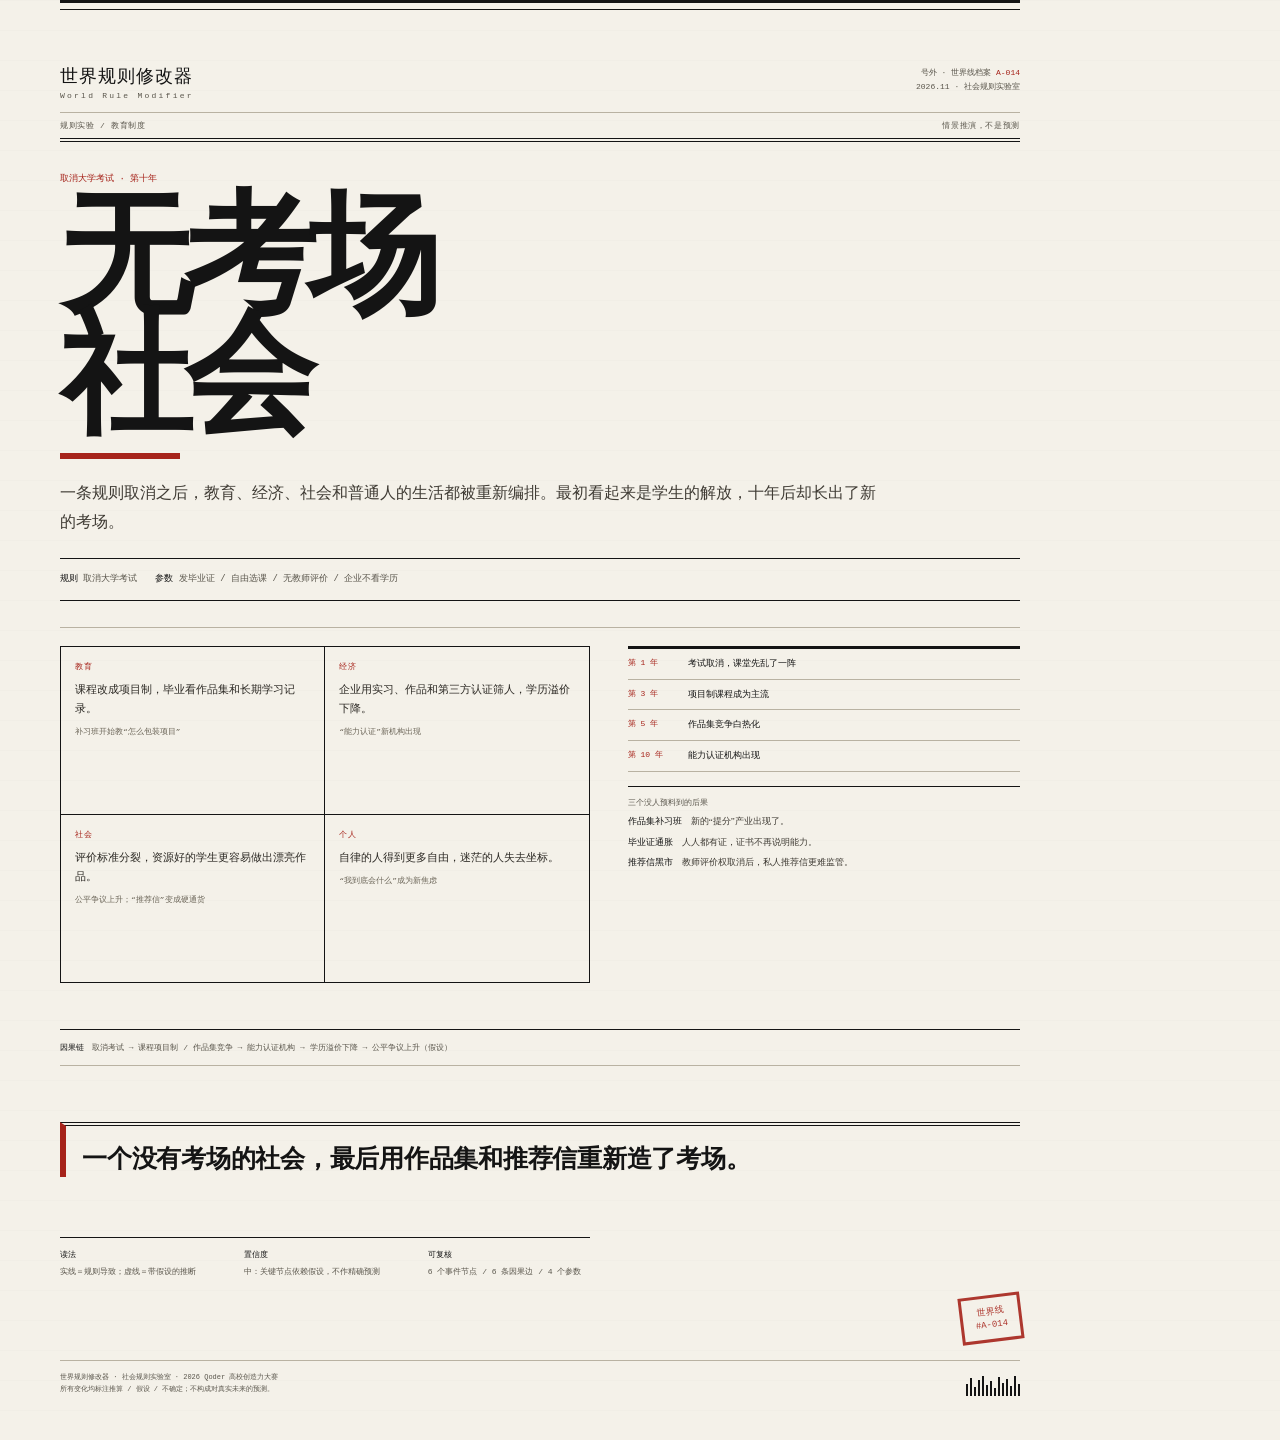
<file: ui-mockups/b-poster.html>
<!doctype html>
<html lang="zh-CN">
<head>
<meta charset="utf-8">
<meta name="viewport" content="width=1080">
<title>世界线档案 · 无考场社会</title>
<style>
*{box-sizing:border-box}
html,body{margin:0;padding:0}
body{
  width:1080px;min-height:1440px;background:#F4F1E9;color:#141414;
  font-family:"Source Han Serif SC","Noto Serif CJK SC","Songti SC",SimSun,serif;
  -webkit-font-smoothing:antialiased;
  background-image:repeating-linear-gradient(0deg,transparent,transparent 29px,rgba(20,20,20,.028) 30px);
}
.poster{width:1080px;min-height:1440px;padding:54px 60px 44px;position:relative;overflow:hidden;display:flex;flex-direction:column}
.poster::before{content:"";position:absolute;left:60px;right:60px;top:0;height:6px;border-top:3px solid #141414;border-bottom:1px solid #141414}
.head{display:flex;justify-content:space-between;align-items:flex-start;padding-top:12px;border-bottom:1px solid #B9B2A2;padding-bottom:12px}
.brand{font-size:18px;letter-spacing:.06em;line-height:1.2}
.brand span{display:block;font-family:"IBM Plex Mono",Consolas,monospace;font-size:8px;letter-spacing:.28em;color:#5A564C;margin-top:3px}
.issue{text-align:right;font-family:"IBM Plex Mono",Consolas,monospace;font-size:8px;line-height:1.8;color:#5A564C}
.issue b{color:#A6231A;font-weight:500}
.ruleline{display:flex;justify-content:space-between;padding:7px 0;border-bottom:4px double #141414;font-family:"IBM Plex Mono",Consolas,monospace;font-size:8px;letter-spacing:.08em;color:#5A564C}
.kicker{margin:30px 0 12px;font-family:"IBM Plex Mono",Consolas,monospace;font-size:9px;color:#A6231A}
h1{margin:0;font-size:132px;line-height:.9;letter-spacing:-.06em;font-weight:600}
h1::after{content:"";display:block;width:120px;height:6px;background:#A6231A;margin-top:18px}
.dek{max-width:820px;margin:20px 0 0;font-size:16px;line-height:1.8;color:#3F3B34}
.rulebar{margin-top:22px;padding:12px 0;border-top:1px solid #141414;border-bottom:1px solid #141414;font-family:"IBM Plex Mono",Consolas,monospace;font-size:9px;line-height:1.8;color:#5A564C}
.rulebar b{color:#141414;font-weight:500}
.body{display:grid;grid-template-columns:1.35fr 1fr;gap:38px;margin-top:26px;border-top:1px solid #B9B2A2;padding-top:18px}
.dims{display:grid;grid-template-columns:1fr 1fr;border-left:1px solid #141414;border-top:1px solid #141414}
.dim{border-right:1px solid #141414;border-bottom:1px solid #141414;padding:14px 14px 16px;min-height:168px}
.dim h3{margin:0 0 8px;font-family:"IBM Plex Mono",Consolas,monospace;font-size:8px;color:#A6231A;font-weight:500;letter-spacing:.08em}
.dim p{margin:0;font-size:11px;line-height:1.75;color:#2C2924}
.dim small{display:block;margin-top:8px;font-family:"IBM Plex Mono",Consolas,monospace;font-size:8px;line-height:1.6;color:#6B6558}
.side{display:flex;flex-direction:column;gap:14px}
.timeline{border-top:3px solid #141414}
.timeline div{display:grid;grid-template-columns:52px 1fr;gap:8px;padding:8px 0;border-bottom:1px solid #B9B2A2;font-size:9px;line-height:1.55}
.timeline b{font-family:"IBM Plex Mono",Consolas,monospace;font-size:8px;color:#A6231A;font-weight:500}
.unexpected{border-top:1px solid #141414;padding-top:10px}
.unexpected h3{margin:0 0 6px;font-family:"IBM Plex Mono",Consolas,monospace;font-size:8px;color:#5A564C;font-weight:500}
.unexpected p{margin:0 0 6px;font-size:9px;line-height:1.6;color:#3F3B34}
.unexpected p b{color:#141414;font-weight:500}
.chain{grid-column:1/-1;margin-top:8px;padding:10px 0;border-top:1px solid #141414;border-bottom:1px solid #B9B2A2;font-family:"IBM Plex Mono",Consolas,monospace;font-size:8px;line-height:1.9;color:#5A564C}
.chain b{color:#141414;font-weight:500}
.quote{grid-column:1/-1;margin-top:18px;border-top:4px double #141414;border-left:6px solid #A6231A;padding:14px 0 0 16px;font-size:25px;line-height:1.5;font-weight:600;letter-spacing:-.01em}

.legend{display:grid;grid-template-columns:repeat(3,1fr);gap:22px;margin-top:22px;border-top:1px solid #141414;padding-top:10px;font-family:"IBM Plex Mono",Consolas,monospace;font-size:8px;line-height:1.7;color:#5A564C}
.legend b{display:block;color:#141414;font-weight:500;margin-bottom:3px}
.foot{display:flex;justify-content:space-between;align-items:flex-end;margin-top:auto;padding-top:10px;border-top:1px solid #B9B2A2;font-family:"IBM Plex Mono",Consolas,monospace;font-size:7px;line-height:1.8;color:#5A564C}
.stamp{position:absolute;right:58px;bottom:98px;transform:rotate(-7deg);border:3px solid #A6231A;color:#A6231A;padding:8px 12px;font-family:"IBM Plex Mono",Consolas,monospace;font-size:9px;line-height:1.4;text-align:center;opacity:.9}
.barcode{display:flex;gap:2px;align-items:flex-end;height:20px}
.barcode i{display:block;width:2px;background:#141414;height:var(--h,14px)}
</style>
</head>
<body>
<div class="poster">
  <div class="head">
    <div class="brand">世界规则修改器<span>World Rule Modifier</span></div>
    <div class="issue">号外 · 世界线档案 <b>A-014</b><br>2026.11 · 社会规则实验室</div>
  </div>
  <div class="ruleline"><span>规则实验 / 教育制度</span><span>情景推演，不是预测</span></div>

  <p class="kicker">取消大学考试 · 第十年</p>
  <h1>无考场<br>社会</h1>
  <p class="dek">一条规则取消之后，教育、经济、社会和普通人的生活都被重新编排。最初看起来是学生的解放，十年后却长出了新的考场。</p>
  <div class="rulebar"><b>规则</b> 取消大学考试　　<b>参数</b> 发毕业证 / 自由选课 / 无教师评价 / 企业不看学历</div>

  <div class="body">
    <div class="dims">
      <div class="dim"><h3>教育</h3><p>课程改成项目制，毕业看作品集和长期学习记录。</p><small>补习班开始教“怎么包装项目”</small></div>
      <div class="dim"><h3>经济</h3><p>企业用实习、作品和第三方认证筛人，学历溢价下降。</p><small>“能力认证”新机构出现</small></div>
      <div class="dim"><h3>社会</h3><p>评价标准分裂，资源好的学生更容易做出漂亮作品。</p><small>公平争议上升；“推荐信”变成硬通货</small></div>
      <div class="dim"><h3>个人</h3><p>自律的人得到更多自由，迷茫的人失去坐标。</p><small>“我到底会什么”成为新焦虑</small></div>
    </div>

    <div class="side">
      <div class="timeline">
        <div><b>第 1 年</b><span>考试取消，课堂先乱了一阵</span></div>
        <div><b>第 3 年</b><span>项目制课程成为主流</span></div>
        <div><b>第 5 年</b><span>作品集竞争白热化</span></div>
        <div><b>第 10 年</b><span>能力认证机构出现</span></div>
      </div>
      <div class="unexpected">
        <h3>三个没人预料到的后果</h3>
        <p><b>作品集补习班</b>　新的“提分”产业出现了。</p>
        <p><b>毕业证通胀</b>　人人都有证，证书不再说明能力。</p>
        <p><b>推荐信黑市</b>　教师评价权取消后，私人推荐信更难监管。</p>
      </div>
    </div>

    <div class="chain"><b>因果链</b>　取消考试 → 课程项目制 / 作品集竞争 → 能力认证机构 → 学历溢价下降 → 公平争议上升（假设）</div>
    <div class="quote">一个没有考场的社会，最后用作品集和推荐信重新造了考场。</div>
    <div class="legend">
      <div><b>读法</b>实线＝规则导致；虚线＝带假设的推断</div>
      <div><b>置信度</b>中：关键节点依赖假设，不作精确预测</div>
      <div><b>可复核</b>6 个事件节点 / 6 条因果边 / 4 个参数</div>
    </div>
  </div>

  <div class="foot">
    <div>世界规则修改器 · 社会规则实验室 · 2026 Qoder 高校创造力大赛<br>所有变化均标注推算 / 假设 / 不确定；不构成对真实未来的预测。</div>
    <div class="barcode" aria-hidden="true"><i style="--h:12px"></i><i style="--h:18px"></i><i style="--h:9px"></i><i style="--h:16px"></i><i style="--h:20px"></i><i style="--h:11px"></i><i style="--h:15px"></i><i style="--h:8px"></i><i style="--h:19px"></i><i style="--h:13px"></i><i style="--h:17px"></i><i style="--h:10px"></i><i style="--h:20px"></i><i style="--h:12px"></i></div>
  </div>
  <div class="stamp">世界线<br>#A-014</div>
</div>
</body>
</html>
</file>
<file: styles.css>
:root {
  --paper: #F4F1E9; --paper-2: #ECE6D8; --paper-before: #E9E4D6;
  --ink: #141414; --muted: #5A564C; --muted-2: #6B665A; --rule: #B9B2A2;
  --accent: #A6231A; --action: #1F5FA8; --action-hover: #174A82;
  --ochre: #89602C; --ochre-paper: #EEE2C8; --teal: #285A5B; --teal-paper: #E0EAE5;
  --edition-ink: var(--ochre); --edition-paper: var(--ochre-paper);
  --font-serif: "Source Han Serif SC", "Noto Serif CJK SC", "Songti SC", SimSun, serif;
  --font-mono: "IBM Plex Mono", "JetBrains Mono", Consolas, monospace;
  --font-sans: "Microsoft YaHei", sans-serif;
  --hairline: 1px solid var(--rule); --double: 4px double var(--ink);
}
* { box-sizing: border-box; }
html { -webkit-text-size-adjust: 100%; scrollbar-color: var(--ink) var(--paper-2); scrollbar-width: thin; }
body { margin: 0; height: 100dvh; display: grid; grid-template-rows: auto minmax(0, 1fr) auto; background: var(--paper); color: var(--ink); font: 16px/1.5 var(--font-serif); }
[hidden] { display: none !important; }
button, input, select, textarea, dialog { border-radius: 0; }
button, summary { touch-action: manipulation; cursor: pointer; }
button:disabled { cursor: default; }
::selection { background: var(--accent); color: var(--paper); }
.mono { font-family: var(--font-mono); }
.note { margin: 0; font: 12px/1.6 var(--font-sans); color: var(--muted); }
.error { margin: 0; font-size: 13px; color: var(--accent); }
:focus-visible { outline: 2px solid var(--action); outline-offset: 2px; }
[tabindex="-1"]:focus { outline: none; }
.sr-only { position: absolute; width: 1px; height: 1px; padding: 0; overflow: hidden; clip-path: inset(50%); white-space: nowrap; }
header.masthead { width: min(1160px, calc(100% - 64px)); margin: 0 auto; display: flex; justify-content: space-between; align-items: center; gap: 16px; padding: 20px 0; border-bottom: var(--double); }
.brand h1 { margin: 0; font: italic 700 52px/.95 Georgia, "Times New Roman", serif; letter-spacing: -2px; }
.brand-stop { color: var(--accent); }
.brand-caption { margin: 10px 0 0; font-size: 10px; letter-spacing: 1px; }
.setup-kicker { margin: 0 0 16px; font-size: 11px; color: var(--ochre); letter-spacing: 2px; }
.setup-deck { margin: 22px 0 0; padding-left: 12px; border-left: 3px solid var(--ochre); color: var(--muted); font: 13px/1.7 var(--font-serif); }
.chapter-brand { font: italic 700 27px/1 Georgia, "Times New Roman", serif; letter-spacing: -1px; }
.edition-label { padding: 3px 7px; border: 1px solid var(--edition-ink); color: var(--edition-ink); background: var(--edition-paper); font: 10px/1.2 var(--font-mono); white-space: nowrap; }
.chapter[data-future="true"] { --edition-ink: var(--teal); --edition-paper: var(--teal-paper); }
.chapter-bridge { color: var(--edition-ink); }
.setup-ver { margin: 0; color: var(--muted); font-size: 11px; }
main { width: min(1100px, calc(100% - 64px)); margin: 0 auto; min-height: 0; }
.setup { height: 100%; display: grid; grid-template-rows: minmax(0, 1fr) auto auto; gap: 20px; padding: 24px 0; position: relative; }
.setup-story { align-self: center; }
.page-title { margin: 0 0 20px; font: 500 clamp(32px, 4vw, 58px)/1.15 var(--font-serif); }
.chip-line, .rule-chips { display: flex; flex-wrap: wrap; align-items: center; gap: 12px 16px; }
.rule-chips { display: contents; }
.rule-chip { padding: 5px 3px; min-height: 40px; max-width: 100%; background: transparent; border: 0; border-bottom: 2px solid var(--accent); font: 600 clamp(17px, 2.4vw, 30px)/1.35 var(--font-serif); color: var(--ink); }
.rule-chip:hover { color: var(--action); }
.chip-add { color: var(--muted); border-bottom: 1px dashed var(--rule); }
.setup-question { margin: 22px 0; font: 500 clamp(20px, 2.8vw, 36px)/1.7 var(--font-serif); }
.setup-question > span { display: inline-block; }
#startEra { max-width: 100%; border: 0; border-bottom: 2px solid var(--accent); background: transparent; font: inherit; color: var(--ink); }
.selection-tools { display: flex; align-items: center; gap: 22px; font-size: 12px; color: var(--muted); }
.selection-tools #shuffleRules { margin-left: auto; }
.text-btn { min-height: 40px; padding: 6px 4px; background: transparent; border: 0; color: var(--action); font: 600 12px/1.35 var(--font-mono); }
.text-btn:hover { text-decoration: underline; }
.text-btn:disabled { color: var(--muted); }
.advanced { min-height: 30px; font: 13px/1.5 var(--font-sans); }
.advanced > summary { width: fit-content; min-height: 30px; color: var(--muted); }
.advanced[open] { position: absolute; inset: 12px 0 102px; z-index: 5; display: flex; flex-direction: column; padding: 18px; border: var(--hairline); background: var(--paper); }
.advanced-body { max-height: calc(100% - 32px); overflow: auto; overscroll-behavior: contain; padding-right: 8px; }
.setup-block { padding: 16px 0; border-top: var(--hairline); }
.block-head { margin: 0 0 10px; font: 700 18px/1.4 var(--font-serif); }
.setup-tools { display: flex; flex-wrap: wrap; align-items: center; gap: 10px; }
.api-pill { color: var(--muted); font-size: 11px; overflow-wrap: anywhere; }
.setup-bottom { display: grid; gap: 7px; }
.generate, .line-btn, .nav-btn { min-height: 40px; padding: 10px 16px; background: var(--action); border: 1px solid var(--action); color: var(--paper); font: 600 12px/1.4 var(--font-mono); }
.generate { width: 100%; min-height: 56px; font-size: 16px; letter-spacing: 1px; }
.generate:hover, .line-btn:hover, .nav-btn:hover { background: var(--action-hover); }
.generate:disabled, .line-btn:disabled, .nav-btn:disabled { background: var(--paper-2); color: var(--muted); border-color: var(--rule); }
.switch-row { display: flex; align-items: center; gap: 14px; padding: 10px 0; }
.switch-row + .switch-row { border-top: var(--hairline); }
.switch { flex: 0 0 48px; min-height: 40px; border: 1px solid var(--action); background: var(--paper); color: var(--action); }
.switch.is-on { background: var(--action); color: var(--paper); }
.switch-label { display: block; font-size: 16px; }
.switch-note { display: block; font: 12px/1.5 var(--font-sans); color: var(--muted); }
.custom-param { display: flex; align-items: center; gap: 12px; margin: 8px 0; }
.custom-param .api-input { flex: 1; min-width: 0; }
.custom-param .switch-text { display: none; }
.mechanism-choices { display: flex; flex-wrap: wrap; gap: 6px; }
.mechanism-choices button { min-height: 40px; padding: 6px 10px; border: var(--hairline); background: var(--paper); color: var(--ink); font: 12px/1.4 var(--font-mono); }
.mechanism-choices button.is-on { background: var(--action); color: var(--paper); border-color: var(--action); }
.mechanism-title { margin: 12px 0 8px; font-size: 12px; }
footer { width: min(1160px, calc(100% - 64px)); margin: 0 auto; padding: 8px 0 12px; border-top: var(--hairline); display: flex; justify-content: space-between; gap: 12px; color: var(--muted); font-size: 10px; }
footer p { margin: 0; }
dialog { max-width: calc(100% - 24px); max-height: calc(100dvh - 24px); margin: auto; padding: 20px; background: var(--paper); border: 2px solid var(--ink); color: var(--ink); }
dialog::backdrop { background: rgba(20,20,20,.5); }
.command-dialog { width: 680px; }
.command-dialog[open] { display: grid; grid-template-rows: auto auto auto minmax(0, 1fr) auto; height: min(760px, calc(100dvh - 32px)); gap: 10px; }
.command-dialog > .command-head { grid-row: 1; }
.command-dialog > #ruleSearch { grid-row: 2; }
.command-dialog > #chipEditor { grid-row: 3; }
.command-dialog > #ruleList { grid-row: 4; }
.command-dialog > .command-foot { grid-row: 5; }
.command-head, .command-foot { display: flex; align-items: center; gap: 12px; }
.command-head h2 { flex: 1; margin: 0; font-size: 24px; }
.command-foot { border-top: var(--hairline); padding-top: 10px; font-size: 12px; }
#ruleSelectionCount { margin-right: auto; }
.command-list { min-height: 0; overflow: auto; overscroll-behavior: contain; }
.command-list h3 { margin: 10px 0 0; font: 600 12px/1.7 var(--font-mono); color: var(--accent); }
.command-list label { display: flex; align-items: center; min-height: 44px; gap: 10px; padding: 7px 2px; border-bottom: var(--hairline); cursor: pointer; }
.command-list input { width: 17px; height: 17px; accent-color: var(--accent); flex-shrink: 0; }
.rule-row-number { flex: 0 0 2ch; color: var(--muted); font-size: 12px; }
.rule-row-copy { min-width: 0; }
.rule-row-name { display: block; font-size: 15px; }
.command-list .rule-hook, .command-list .rule-row-hook { display: block; font: 12px/1.4 var(--font-sans); color: var(--muted); }
#chipEditor { font-size: 12px; padding: 6px 0; }
#chipEditor button { margin-left: 12px; }
.chaos-dialog { width: 440px; }
.chaos-dialog h2 { margin-top: 0; }
.chaos-dialog .command-foot { justify-content: flex-end; }
body.on-chapter { display: block; }
body.on-chapter header.masthead, body.on-chapter footer { display: none; }
body.on-chapter main { width: 100%; margin: 0; height: 100%; }
.chapter { height: 100dvh; display: grid; grid-template-rows: auto minmax(0, 1fr) auto; padding: 12px 32px; gap: 10px; }
.chapter-top { display: grid; grid-template-columns: 1fr auto; gap: 4px 12px; padding-bottom: 7px; border-bottom: var(--double); align-items: center; }
.chapter-identity { display: flex; gap: 14px; align-items: baseline; }
.chapter-run { color: var(--accent); }
.chapter-run, .chapter-no, .chapter-context, .chapter-intervention, .chapter-route { font-size: 11px; line-height: 1.35; }
.chapter-context { display: flex; gap: 12px; grid-column: 1; grid-row: 2; color: var(--muted); }
#editAssumptions { grid-column: 2; grid-row: 1 / 3; }
.chapter-route { grid-column: 1 / -1; display: flex; align-items: center; justify-content: space-between; gap: 10px; }
.run-picker { display: flex; align-items: center; gap: 8px; min-width: 0; }
#runSelect { max-width: 320px; min-height: 28px; background: var(--paper); border: var(--hairline); color: var(--ink); font: 11px/1.3 var(--font-mono); }
.chapter-intervention { display: none; margin: 0; }
.chapter-main { display: grid; grid-template-rows: auto minmax(0, 1fr); min-height: 0; gap: 8px; }
.chapter-title { position: relative; isolation: isolate; min-height: 120px; }
.chapter-bignum { position: absolute; right: 0; top: 0; z-index: -1; color: transparent; -webkit-text-stroke: 1px var(--rule); font: 700 clamp(96px, 12vw, 140px)/.8 var(--font-serif); pointer-events: none; }
.chapter-name { margin: 0; font: 700 clamp(38px, 5vw, 68px)/1.05 var(--font-serif); }
.chapter-subtitle { margin: 4px 0; font: 600 clamp(17px, 1.8vw, 26px)/1.2 var(--font-serif); }
.chapter-caption { display: flex; flex-wrap: wrap; gap: 6px 16px; font-size: 10px; color: var(--muted); }
.chapter-caption p { margin: 0; }
.chapter-count { color: var(--accent); }
.chapter-recap { margin: 2px 0; font-size: 10px; color: var(--muted); }
.chapter-cards { min-height: 0; display: grid; grid-template-rows: minmax(min-content, 1.5fr) minmax(min-content, .8fr); gap: 12px; }
.chapter-cards[data-personal="0"], .chapter-cards[data-world="0"] { grid-template-rows: minmax(0, 1fr); }
.track-section { min-height: min-content; display: grid; grid-template-rows: auto minmax(min-content, 1fr); gap: 6px; padding-top: 5px; border-top: 2px solid var(--ink); }
.track-heading { display: flex; align-items: baseline; gap: 10px; }
.track-title { margin: 0; font: 600 17px/1.25 var(--font-serif); white-space: nowrap; }
.track-caption { margin-left: auto; color: var(--muted); font-size: 9px; white-space: nowrap; }
.track-cards { display: grid; gap: 12px; min-height: min-content; }
.track-cards[data-count="3"] { grid-template-columns: repeat(3, minmax(0, 1fr)); }
.track-cards[data-count="2"] { grid-template-columns: repeat(2, minmax(0, 1fr)); }
.track-cards[data-count="1"] { grid-template-columns: minmax(0, 1fr); }
.ev-card { display: grid; grid-template-rows: auto minmax(min-content, 1fr); min-width: 0; border: var(--hairline); border-top: 3px solid var(--edition-ink); background: var(--paper); cursor: pointer; animation: cardIn 200ms ease-out backwards; }
.track-world .ev-card:first-child { background: var(--edition-paper); }
.track-world .ev-card:first-child .ev-title { color: var(--edition-ink); }
.track-title { color: var(--edition-ink); }
.track-personal .ev-card { background: #F0EBE0; }
.ev-card:hover { border-color: var(--action); }
.ev-top { display: grid; grid-template-columns: 1fr auto; gap: 5px 8px; padding: 10px 12px 6px; }
.ev-meta { grid-column: 1 / -1; display: flex; align-items: center; gap: 6px; color: var(--muted); font: 10px/1.2 var(--font-mono); }
.ev-rulecount { margin-left: auto; }
.stamp { border: 1px solid var(--accent); padding: 0 3px; color: var(--accent); }
.ev-title { grid-column: 1 / -1; margin: 0; font: 700 clamp(18px, 1.75vw, 26px)/1.25 var(--font-serif); overflow-wrap: anywhere; }
.rule-tags { grid-column: 1 / -1; display: flex; flex-wrap: wrap; align-items: center; gap: 2px 6px; font: 10px/1.35 var(--font-sans); color: var(--muted); }
.rule-tag { border-bottom: 1px solid var(--rule); }
.tag-more { color: var(--accent); }
.ev-body { min-width: 0; padding: 4px 12px 8px; }
.ev-before { margin: 0 0 10px; color: var(--muted-2); font: 12px/1.4 var(--font-sans); overflow-wrap: anywhere; }
.ev-news { margin: 0; font: clamp(19px, 1.6vw, 23px)/1.5 var(--font-serif); overflow-wrap: anywhere; }
.track-personal .ev-card { border-top-width: 1px; border-top-color: var(--rule); }
.track-personal .ev-news { font-size: clamp(17px, 1.45vw, 21px); line-height: 1.55; }
.kw { color: var(--accent); background: #EAE0C9; font-style: normal; font-weight: 700; text-decoration: underline; text-decoration-thickness: 1px; text-underline-offset: .15em; }
.edition-empty { align-self: center; justify-self: stretch; max-width: 820px; margin: 0 auto; padding: clamp(20px, 4vw, 48px); border: var(--hairline); border-top: 5px solid var(--edition-ink); background: var(--edition-paper); }
.edition-empty .empty-kicker { margin: 0 0 16px; color: var(--edition-ink); font: 11px/1.5 var(--font-mono); letter-spacing: 2px; }
.edition-empty h3 { margin: 0 0 18px; font: 700 clamp(26px, 3.5vw, 46px)/1.2 var(--font-serif); }
.edition-empty .empty-summary { margin: 0; font: clamp(18px, 2vw, 25px)/1.7 var(--font-serif); }
.edition-empty .empty-note { display: block; margin-top: 20px; padding-top: 10px; border-top: 1px solid var(--rule); color: var(--muted); font: 11px/1.5 var(--font-sans); }
.edition-archive { display: flex; align-items: center; justify-content: space-between; gap: 12px; border-top: var(--hairline); color: var(--muted); font-size: 11px; }
.edition-archive .text-btn { min-height: 34px; }
.archive-entry { padding: 16px 0; border-top: var(--hairline); }
.archive-reason { margin: 0; font-size: 11px; color: var(--accent); }
.archive-title { margin: 5px 0; font-size: 21px; }
.archive-news { margin: 8px 0; font-size: 18px; }
.archive-baseline, .archive-rules { color: var(--muted); font-size: 12px; }
.archive-detail { font-size: 15px; line-height: 1.7; white-space: pre-line; }
.chapter-bottom { display: grid; gap: 5px; }
.branch-point { border-top: var(--hairline); display: grid; grid-template-columns: auto 1fr; align-items: center; gap: 2px 16px; }
.branch-point h3 { margin: 0; font: 600 12px/1.3 var(--font-mono); }
.branch-options { display: flex; flex-wrap: wrap; gap: 8px 20px; }
.branch-option { min-height: 32px; }
.branch-option.is-on { color: var(--ink); text-decoration: underline; text-decoration-color: var(--accent); text-underline-offset: 4px; }
#branchNote { grid-column: 1 / -1; margin: 0; font: 10px/1.3 var(--font-sans); color: var(--muted); }
.chapter-nav { display: grid; grid-template-columns: auto 1fr auto auto; align-items: center; gap: 10px; padding-top: 5px; border-top: var(--double); }
.nav-btn { white-space: nowrap; }
.chapter-dots { display: flex; align-items: center; justify-content: center; min-width: 0; gap: 0; }
.dot { flex: 0 1 40px; min-width: 0; width: 40px; height: 36px; padding: 0; border: 0; background: transparent; font: 11px/1 var(--font-mono); color: var(--muted); }
.dot::before { content: attr(data-page); display: inline-grid; place-items: center; width: 25px; height: 25px; border: 1px solid transparent; }
.dot.is-on::before { border-color: var(--accent); color: var(--accent); }
.dot:hover::before { border-color: var(--action); }
.poster-btn { background: var(--paper); color: var(--action); }
.poster-btn:hover { background: var(--paper-2); }
.poster-btn.is-last { border-width: 2px; background: var(--action); color: var(--paper); font-weight: 700; }
.rift { display: none; }
body.on-chapter .rift { display: block; position: fixed; inset: 0 auto 0 0; width: 7px; background: var(--accent); pointer-events: none; z-index: 30; clip-path: polygon(0 0,100% 0,50% 10%,100% 20%,40% 35%,100% 50%,45% 65%,100% 80%,50% 100%,0 100%); }
.chapter { position: relative; overflow: clip; }
.page-leaf { position: absolute; z-index: 4; overflow: clip; pointer-events: none; background: var(--paper); }
.page-leaf .ev-card { animation: none; }
.chapter-dots { position: relative; isolation: isolate; }
.chapter-dots::after { content: ""; position: absolute; left: 0; bottom: 0; width: var(--progress, 0%); height: 2px; background: var(--edition-ink); transition: width 360ms cubic-bezier(.22,.7,.2,1); z-index: -1; }
@keyframes cardIn { from { opacity: .4; } to { opacity: 1; } }
@media (prefers-reduced-motion: reduce) { .ev-card { animation: none; } .chapter-dots::after { transition: none; } }
.overlay { position: fixed; inset: 0; z-index: 60; display: flex; align-items: center; justify-content: center; padding: 20px; }
.overlay-backdrop { position: absolute; inset: 0; background: rgba(20,20,20,.5); }
.overlay-panel { position: relative; width: min(620px, 100%); max-height: calc(100dvh - 40px); padding: 26px; overflow: auto; overscroll-behavior: contain; border: 2px solid var(--ink); background: var(--paper); }
.ov-close { position: absolute; top: 7px; right: 7px; width: 36px; height: 36px; padding: 0; border: 1px solid var(--action); background: var(--paper); color: var(--action); font-size: 22px; }
.ov-title { margin: 0 30px 16px 0; font: 700 24px/1.4 var(--font-serif); }
.ov-meta { margin: 0 32px 8px 0; font-size: 11px; color: var(--muted); }
.ov-fiction { padding: 4px 8px; border: 1px dashed var(--accent); color: var(--accent); font-size: 11px; }
.ov-detail { white-space: pre-line; margin: 0 0 12px; font-size: 17px; line-height: 1.8; }
.ov-why, .ov-chain { padding-top: 12px; margin-top: 12px; border-top: var(--hairline); }
.ov-label { font-size: 11px; color: var(--muted); }
.ov-why p, .ov-chain p { margin: 4px 0 0; font-size: 15px; }
.api-panel { width: min(540px, 100%); }
.api-field { margin-bottom: 12px; }
.api-label { display: block; margin-bottom: 5px; font-size: 12px; color: var(--muted); }
.api-input { min-height: 40px; width: 100%; padding: 8px 10px; background: var(--paper); border: 1px solid var(--ink); color: var(--ink); font: 14px/1.5 var(--font-mono); }
.api-keyrow { display: flex; gap: 8px; }
.api-keyrow .api-input { flex: 1; min-width: 0; }
.mini-btn { padding: 6px 10px; min-height: 40px; background: var(--paper); color: var(--action); border: 1px solid var(--action); font: 11px/1.4 var(--font-mono); white-space: nowrap; }
.mini-btn:disabled { color: var(--muted); border-color: var(--rule); }
.api-range { width: 100%; accent-color: var(--action); }
.api-check { display: flex; align-items: flex-start; gap: 8px; margin-top: 12px; font: 13px/1.6 var(--font-sans); }
.api-check input { width: 18px; height: 18px; flex-shrink: 0; accent-color: var(--action); }
.api-actions { display: flex; gap: 10px; justify-content: space-between; margin-top: 12px; }
.api-testmsg { min-height: 18px; font-size: 12px; }
.api-testmsg.is-ok { color: #2F7D32; }
.api-testmsg.is-err { color: var(--accent); }
.api-honest { border: 1px dashed var(--rule); padding: 10px; margin-bottom: 14px; }
.poster-panel { width: min(620px, 100%); }
.poster-preview { margin: 12px 0; border: var(--hairline); }
.poster-preview canvas { display: block; width: 100%; height: auto; }
.toast { position: fixed; bottom: 106px; left: 50%; transform: translateX(-50%); z-index: 80; max-width: calc(100% - 24px); padding: 10px 16px; border: 1px solid var(--action); background: var(--paper); color: var(--ink); font-size: 12px; pointer-events: none; }
@media (max-width: 620px) {
  header.masthead { width: calc(100% - 32px); padding: 16px 0; align-items: flex-start; }
  .brand h1 { font-size: 40px; letter-spacing: -1.5px; white-space: nowrap; }
  .brand-caption { font-size: 8px; letter-spacing: 0; margin-top: 8px; }
  .setup-kicker { font-size: 10px; letter-spacing: 1px; margin-bottom: 12px; }
  .setup-deck { font-size: 12px; margin-top: 12px; }
  .chapter-brand { font-size: 23px; }
  .edition-label { display: none; }
  .chapter-identity { flex-wrap: wrap; }
  .chapter-identity .chapter-no { margin-left: auto; }
  .setup-ver { font-size: 9px; max-width: 120px; text-align: right; }
  main { width: calc(100% - 32px); }
  .setup { padding: 18px 0 12px; gap: 12px; }
  .page-title { font-size: 32px; margin-bottom: 14px; }
  .chip-line { gap: 7px 12px; }
  .rule-chip { font-size: 16px; min-height: 34px; padding: 3px 1px; }
  .setup-question { margin: 18px 0 12px; font-size: 22px; line-height: 1.7; }
  .selection-tools { gap: 16px; font-size: 11px; }
  .advanced { font-size: 12px; }
  .advanced[open] { padding: 12px; inset: 4px 0 100px; }
  footer { width: calc(100% - 32px); padding: 7px 0; font-size: 9px; gap: 4px; }
  .colophon { text-align: right; }
  .api-input { font-size: 16px; }
  dialog { padding: 14px; }
  .command-foot { gap: 7px; font-size: 11px; }
  .command-foot .line-btn { padding: 8px 12px; }
  .command-list label { gap: 7px; }
  .command-list .rule-hook, .command-list .rule-row-hook { font-size: 11px; }
  .chapter { padding: 7px 12px; gap: 6px; }
  .chapter-top { padding-bottom: 4px; gap: 2px 8px; }
  .chapter-identity { gap: 8px; }
  .chapter-run, .chapter-no, .chapter-context, .chapter-route { font-size: 10px; }
  .chapter-route { flex-wrap: wrap; gap: 3px; }
  .run-picker { margin-left: auto; font-size: 9px; gap: 4px; }
  #runSelect { max-width: 122px; min-height: 26px; font-size: 10px; }
  #editAssumptions { font-size: 11px; min-height: 32px; }
  .chapter-title { min-height: 0; }
  .chapter-main { gap: 5px; }
  .chapter-name { font-size: 34px; line-height: 1.02; }
  .chapter-subtitle { font-size: 16px; line-height: 1.2; margin: 3px 0; }
  .chapter-caption { gap: 1px 7px; font-size: 9px; line-height: 1.25; }
  .chapter-span { display: none; }
  .chapter-recap { font-size: 9px; line-height: 1.3; }
  .chapter-bignum { font-size: 64px; }
  .chapter-cards { grid-template-rows: minmax(min-content, 1fr) auto; gap: 7px; }
  .track-heading { gap: 6px; }
  .track-title { font-size: 14px; line-height: 1.2; }
  .track-caption { font-size: 8px; }
  .track-section { padding-top: 3px; gap: 4px; }
  .track-cards { gap: 5px; }
  .track-world .track-cards { grid-template-columns: repeat(2, minmax(0, 1fr)); }
  .track-world .track-cards[data-count="1"], .track-world .track-cards[data-count="2"] { grid-template-columns: minmax(0, 1fr); }
  .track-world .track-cards[data-count="3"] .ev-card:last-child { grid-column: 1 / -1; }
  .ev-top { display: flex; flex-wrap: wrap; align-items: baseline; padding: 5px 8px 2px; gap: 2px 6px; }
  .ev-title { order: 0; font-size: 17px; line-height: 1.25; }
  .ev-meta { order: 1; margin-left: auto; font-size: 9px; line-height: 1.2; gap: 4px; }
  .ev-rulecount { margin-left: 0; }
  .rule-tags { display: none; }
  .ev-body { padding: 2px 8px 6px; }
  .ev-before { margin-bottom: 3px; font-size: 10px; line-height: 1.3; }
  .ev-news { font-size: 15px; line-height: 1.35; }
  .ev-meta > span:first-child { display: none; }
  .track-personal .ev-meta, .ev-before { display: none; }
  .track-personal .ev-title { font-size: 16px; line-height: 1.25; }
  .track-personal .ev-news { font-size: 15px; line-height: 1.35; }
  .edition-archive { font-size: 10px; }
  .edition-archive .text-btn { font-size: 11px; min-height: 30px; }
  .edition-empty { padding: 14px; }
  .edition-empty h3 { font-size: 27px; margin-bottom: 14px; }
  .edition-empty .empty-summary { font-size: 18px; }
  .edition-empty .empty-kicker { font-size: 10px; }
  .branch-point { grid-template-columns: 1fr; gap: 0; }
  .branch-point h3 { font-size: 10px; line-height: 1.3; padding-top: 2px; }
  .branch-options { flex-wrap: nowrap; gap: 5px; justify-content: space-between; }
  .branch-option { font-size: 11px; min-height: 30px; padding: 3px 0; }
  #branchNote { font-size: 9px; }
  .chapter-bottom { gap: 3px; }
  .chapter-nav { grid-template-columns: repeat(3, minmax(0, 1fr)); gap: 2px 6px; padding-top: 3px; }
  .chapter-dots { grid-column: 1 / -1; grid-row: 1; }
  .dot { flex: 1 1 0; height: 28px; }
  .dot::before { width: 22px; height: 22px; }
  .nav-btn { padding: 6px 3px; font-size: 11px; min-height: 36px; }
  #prevChapter { grid-column: 1; grid-row: 2; }
  #nextChapter { grid-column: 2; grid-row: 2; }
  #posterBtn { grid-column: 3; grid-row: 2; }
  .overlay { padding: 12px; }
  .overlay-panel { padding: 22px 16px; max-height: calc(100dvh - 24px); }
  .ov-detail { font-size: 16px; }
}
@media (max-height: 760px) and (min-width: 621px) {
  .chapter-title { min-height: 75px; }
  .chapter-name { font-size: 42px; }
  .chapter-bignum { font-size: 90px; }
  .chapter-subtitle { font-size: 20px; }
}
</file>
